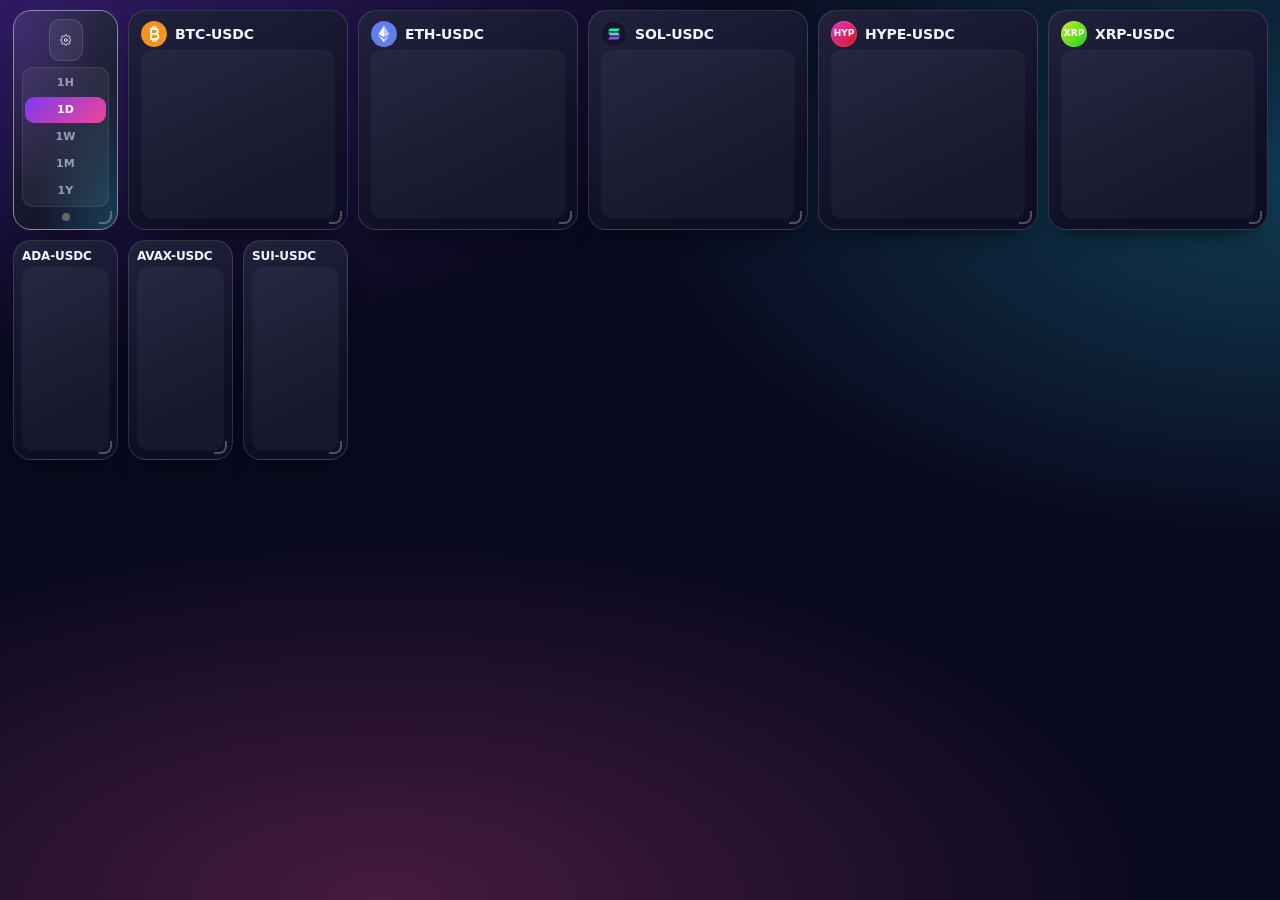
<file: index.html>
<!doctype html>
<html lang="en">
<head>
<meta charset="utf-8">
<meta name="viewport" content="width=device-width,initial-scale=1,viewport-fit=cover">
<title>Crypto Inventario</title>
<meta name="theme-color" content="#0a0a1f">
<meta name="mobile-web-app-capable" content="yes">
<meta name="apple-mobile-web-app-capable" content="yes">
<meta name="apple-mobile-web-app-title" content="Inventario">
<meta name="apple-mobile-web-app-status-bar-style" content="black-translucent">
<link rel="manifest" href="./manifest.webmanifest">
<link rel="icon" type="image/png" href="./icon-192.png">
<link rel="apple-touch-icon" href="./icon-180.png">
  <script type="module" crossorigin src="./assets/index-D09LxwaG.js"></script>
  <link rel="stylesheet" crossorigin href="./assets/index-CcBHczKm.css">
</head>
<body>
<main id="list">
<div id="ctl" class="card blk ctl"><h1>Crypto Inventario</h1><div id="ck"><b></b><small></small></div><p id="status"><i id="dot"></i><span id="time">Connecting…</span></p><span id="sum"></span><div id="tfs" class="tfs" role="group" aria-label="Time range"></div><div class="acts"><button id="gear" class="ib" aria-label="Edit pairs" title="Edit pairs"><svg viewBox="0 0 24 24" width="22" height="22" fill="none" stroke="currentColor" stroke-width="1.8" stroke-linecap="round" stroke-linejoin="round"><circle cx="12" cy="12" r="3"/><path d="M19.4 15a1.7 1.7 0 0 0 .3 1.8l.1.1a2 2 0 1 1-2.8 2.8l-.1-.1a1.7 1.7 0 0 0-1.8-.3 1.7 1.7 0 0 0-1 1.5V21a2 2 0 1 1-4 0v-.1a1.7 1.7 0 0 0-1.1-1.5 1.7 1.7 0 0 0-1.8.3l-.1.1a2 2 0 1 1-2.8-2.8l.1-.1a1.7 1.7 0 0 0 .3-1.8 1.7 1.7 0 0 0-1.5-1H3a2 2 0 1 1 0-4h.1a1.7 1.7 0 0 0 1.5-1.1 1.7 1.7 0 0 0-.3-1.8l-.1-.1a2 2 0 1 1 2.8-2.8l.1.1a1.7 1.7 0 0 0 1.8.3H9a1.7 1.7 0 0 0 1-1.5V3a2 2 0 1 1 4 0v.1a1.7 1.7 0 0 0 1 1.5 1.7 1.7 0 0 0 1.8-.3l.1-.1a2 2 0 1 1 2.8 2.8l-.1.1a1.7 1.7 0 0 0-.3 1.8V9a1.7 1.7 0 0 0 1.5 1H21a2 2 0 1 1 0 4h-.1a1.7 1.7 0 0 0-1.5 1z"/></svg></button></div><i class="rz"></i></div>
</main>
<p id="err" hidden></p>
<dialog id="cfg">
  <div class="zh"><h2>Settings</h2><div class="zb"><button id="lk" class="qm" aria-label="Lock the layout"></button><button id="qm" class="qm" aria-label="Help">?</button></div></div>
    <section class="sec"><h3>Base currency</h3>
  <div class="bk"><select id="ccy" aria-label="Base currency"></select></div>
  <form id="ccyf" class="add" autocomplete="off"><input id="ccyin" placeholder="custom: {SGD}1/coinbase:XSGD  ({SGD} alone removes)" autocapitalize="off" autocorrect="off" spellcheck="false" enterkeyhint="done"><button type="submit">Add</button></form><p id="ccyerr" class="aerr" hidden></p>
  </section>
  <details id="pd" class="sec"><summary><h3>Pairs <small id="pn"></small></h3></summary>
<ul id="plist"></ul>
  <form id="addf" class="add" autocomplete="off"><input id="add" list="known" enterkeyhint="done" placeholder="{name}formula, e.g. {bn SOL}binance:SOL (empty = spacer)" autocapitalize="off" autocorrect="off" autocomplete="off" spellcheck="false"><button id="addbtn" type="submit">Add</button></form>
  <datalist id="known"></datalist>
  <p id="aerr" class="aerr" hidden></p>
  <details class="help"><summary>Syntax &amp; tips</summary><pre>SOL                  Hyperliquid perp (USDC)
hyperliquid|spot:BTC  source|type:ticker  (: or | both work)
binance|perp:SOL     Binance futures
xyz:GOLD             HL builder market
binance:SOL          Binance (USDC, else USDT)
coinbase:SOL-USDT    force a quote
{bn SOL}binance:SOL  rename: name in { }
{SOL:icon=URL}SOL     custom icon: URL, base64:…, or an emoji
https://example.com  web page / video block
https://site/rss.xml  news feed reader (click a headline)
<b>hi</b>  raw HTML
[clock]  widget: clock calculator calendar eye
(leave empty + Add)  invisible spacer block
BTC/SOL   1/SOL      formulas: + - * / ( )
{Sol bps}(binance:SOL/coinbase:SOL-1)*10000</pre><p class="hint">Any symbol can be used in a formula, even if it isn't listed (fetched as a hidden feed). Drag a block's bottom-right corner to resize it (1–4 tiles); hover a block for ✕ to close it; right-click empty space to add one. Tap any price block for a zoomed chart with its own time range; tap that chart to open the exchange page (plain entries only). Tap <b>?</b> above for the full guide. Use ✎ to edit or rename an entry. Saved on this device.</p></details>
  </details>
  <section class="sec"><h3>Backup &amp; config</h3>
  <div class="bk"><span>Backup</span><button id="bx" class="ghost">Export</button><button id="bc" class="ghost">Copy</button><button id="bi" class="ghost">Import</button><button id="bp" class="ghost">Paste</button><button id="bj" class="ghost">Config</button><input id="bf" type="file" accept="application/json,.json" hidden></div>
  <p id="bmsg" class="hint" hidden></p>
  </section>
  <div class="row"><button id="reset" class="ghost">Reset to defaults</button><button id="done">Done</button></div>
</dialog>
<dialog id="zoom">
  <div class="zh">
    <div class="zt"><span id="zi" class="zic"></span><h2 id="zt"></h2><span id="zsrc" class="src" hidden></span><small id="ze"></small></div>
    <div class="zb"><a id="zo" target="_blank" rel="noopener noreferrer" hidden>Open ↗</a><button id="zed" class="xb" aria-label="Edit this block" title="Edit this block"><svg viewBox="0 0 24 24" width="15" height="15" fill="none" stroke="currentColor" stroke-width="2.2" stroke-linecap="round" stroke-linejoin="round"><path d="M4 20h4L19 9l-4-4L4 16z"/><path d="M13.5 6.5l4 4"/></svg></button><button id="zx" class="xb" aria-label="Close"><svg viewBox="0 0 24 24" width="16" height="16" fill="none" stroke="currentColor" stroke-width="2.4" stroke-linecap="round"><path d="M6 6l12 12M18 6L6 18"/></svg></button></div>
  </div>
  <div class="zv"><b id="zp"></b><em id="zc" class="pill"></em><div id="ztfs" class="tfs" role="group" aria-label="Chart range"></div></div>
  <div id="zstats" class="zstats"></div>
  <form id="zf" class="add" autocomplete="off" hidden><input id="zin" placeholder="{name}formula, e.g. {bn SOL}binance:SOL" autocapitalize="off" autocorrect="off" spellcheck="false" enterkeyhint="done"><button type="submit">Save</button></form><p id="zerr" class="aerr" hidden></p>
  <div id="zw" class="zw"><div id="zopt" class="zo"></div><svg id="zs" viewBox="0 0 320 240"></svg><div id="ztip" hidden></div></div>
  <p class="hint" id="zn"></p>
</dialog>
<dialog id="help">
  <div class="zh"><h2 class="hh"><span>Crypto Inventario</span><small>Help</small></h2><button id="hx" class="xb" aria-label="Close"><svg viewBox="0 0 24 24" width="16" height="16" fill="none" stroke="currentColor" stroke-width="2.4" stroke-linecap="round"><path d="M6 6l12 12M18 6L6 18"/></svg></button></div>
  <div id="hb" class="helpbody"></div>
  <p class="by"><a href="mailto:cryptoinventario@gmail.com?subject=Crypto%20Inventario%20feedback">— by Crypto Inventario &lt;cryptoinventario@gmail.com&gt;</a><a class="xl" href="https://x.com/CryptoInventari" target="_blank" rel="noopener noreferrer" aria-label="Crypto Inventario on X"><svg viewBox="0 0 24 24" width="13" height="13" fill="currentColor"><path d="M18.244 2.25h3.308l-7.227 8.26 8.502 11.24H16.17l-5.214-6.817L4.99 21.75H1.68l7.73-8.835L1.254 2.25H8.08l4.713 6.231zm-1.161 17.52h1.833L7.084 4.126H5.117z"/></svg>@CryptoInventari</a></p>
</dialog>
<dialog id="cj">
  <div class="zh"><h2>Config JSON</h2><button id="cjx" class="xb" aria-label="Close"><svg viewBox="0 0 24 24" width="16" height="16" fill="none" stroke="currentColor" stroke-width="2.4" stroke-linecap="round"><path d="M6 6l12 12M18 6L6 18"/></svg></button></div>
  <p class="hint">Your overrides, merged on top of the built-in config and config.json. Add exchanges or change settings with no rebuild. Tap <b>?</b> in Settings for the format and examples.</p>
  <textarea id="cjt" spellcheck="false" autocapitalize="off" autocorrect="off" autocomplete="off"></textarea>
  <div class="row"><button id="cjd" class="ghost">Load full config</button><button id="cjr" class="ghost">Clear overrides</button><button id="cjs">Save &amp; apply</button></div>
  <form class="add" onsubmit="return false"><input id="cjq" placeholder="Test symbol, e.g. bybit:SOL" autocapitalize="off" autocorrect="off" autocomplete="off" spellcheck="false"><button id="cjtest" type="button">Test</button></form>
  <pre id="cjm" class="cjm"></pre>
</dialog>
</body>
</html>
</file>
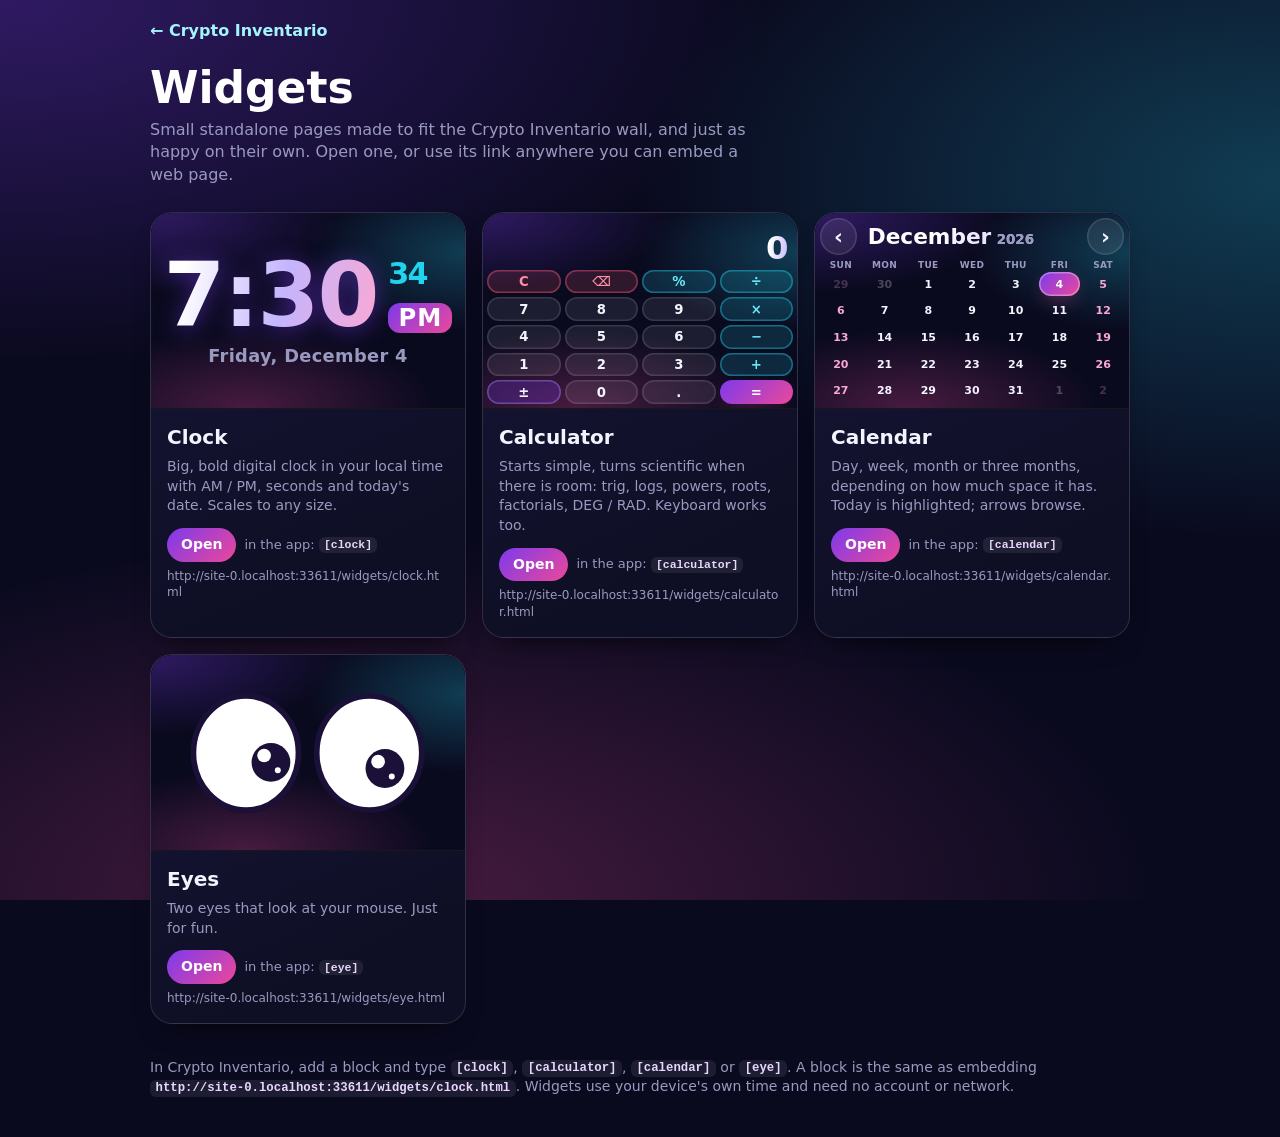
<file: widgets/index.html>
<!doctype html>
<html lang="en"><head><meta charset="utf-8"><meta name="viewport" content="width=device-width,initial-scale=1,viewport-fit=cover"><meta name="color-scheme" content="dark"><title>Widgets · Crypto Inventario</title>
<script>if(!/\/$|\.html$/.test(location.pathname))document.write('<base href="'+location.pathname+'/">')</script>
<style>
:root{--a1:#7c3aed;--a2:#ec4899;--a3:#22d3ee;--bg:#0a0a1f;--tx:#f4f4ff;--mu:#9a9ac0}
*{box-sizing:border-box;margin:0}
html{background:var(--bg)}
body{min-height:100dvh;color:var(--tx);font:16px/1.4 ui-rounded,"SF Pro Rounded",system-ui,-apple-system,"Segoe UI",Roboto,sans-serif;padding:max(20px,env(safe-area-inset-top)) 20px 40px;
 background:radial-gradient(60% 40% at 0% 0%,color-mix(in srgb,var(--a1) 33%,transparent),transparent),radial-gradient(50% 40% at 100% 20%,color-mix(in srgb,var(--a3) 25%,transparent),transparent),radial-gradient(60% 40% at 30% 100%,color-mix(in srgb,var(--a2) 27%,transparent),transparent),var(--bg);background-attachment:fixed}
main{max-width:980px;margin:0 auto}
h1{font-size:clamp(28px,6vw,44px);font-weight:900;line-height:1.1;margin:18px 0 6px;background:linear-gradient(100deg,#fff 30%,#c4b5fd 70%,#f9a8d4);-webkit-background-clip:text;background-clip:text;color:transparent}
.sub{color:var(--mu);max-width:60ch}
.sub a,.back{color:#a5f3fc;text-decoration:none;font-weight:700}
.back{display:inline-block;margin-bottom:4px}
code{font:600 .88em ui-monospace,SFMono-Regular,Menlo,monospace;background:#ffffff14;padding:.12em .45em;border-radius:6px;color:#e9d5ff}
.grid{display:grid;grid-template-columns:repeat(auto-fill,minmax(260px,1fr));gap:16px;margin-top:26px}
.c{display:flex;flex-direction:column;border-radius:22px;border:1.5px solid #ffffff22;background:linear-gradient(155deg,#17173a,#0e0e24 80%);box-shadow:0 14px 30px -18px #000;overflow:hidden}
.pv{position:relative;aspect-ratio:16/10;background:#000;border-bottom:1.5px solid #ffffff18}
.pv iframe{position:absolute;inset:0;width:100%;height:100%;border:0;pointer-events:none}
.pv a{position:absolute;inset:0;z-index:1}
.in{padding:14px 16px 16px;display:flex;flex-direction:column;gap:6px}
.in h2{font-size:20px;font-weight:900}
.in p{color:var(--mu);font-size:14px}
.row{display:flex;flex-wrap:wrap;gap:8px;align-items:center;margin-top:6px;font-size:13px;color:var(--mu)}
.btn{display:inline-block;padding:7px 14px;border-radius:999px;background:linear-gradient(135deg,var(--a1),var(--a2));color:#fff;text-decoration:none;font-weight:800;font-size:14px}
.u{word-break:break-all;font-size:12px;color:var(--mu)}
footer{margin-top:34px;color:var(--mu);font-size:14px}
</style></head>
<body><main>
<a class="back" href="../">← Crypto Inventario</a>
<h1>Widgets</h1>
<p class="sub">Small standalone pages made to fit the Crypto Inventario wall, and just as happy on their own. Open one, or use its link anywhere you can embed a web page.</p>
<div class="grid" id="g"></div>
<footer>In Crypto Inventario, add a block and type <code>[clock]</code>, <code>[calculator]</code>, <code>[calendar]</code> or <code>[eye]</code>. A block is the same as embedding <code class="h">https://host/widgets/clock.html</code>. Widgets use your device's own time and need no account or network.</footer>
</main>
<script>
const W=[['clock','Clock','Big, bold digital clock in your local time with AM / PM, seconds and today\'s date. Scales to any size.'],
['calculator','Calculator','Starts simple, turns scientific when there is room: trig, logs, powers, roots, factorials, DEG / RAD. Keyboard works too.'],
['calendar','Calendar','Day, week, month or three months, depending on how much space it has. Today is highlighted; arrows browse.'],
['eye','Eyes','Two eyes that look at your mouse. Just for fun.']];
const base=new URL('.',location.href).href,g=document.getElementById('g');
g.innerHTML=W.map(([k,n,d])=>`<div class="c"><div class="pv"><iframe src="${k}.html" loading="lazy" tabindex="-1" title="${n}"></iframe><a href="${k}.html" aria-label="Open ${n}"></a></div><div class="in"><h2>${n}</h2><p>${d}</p><div class="row"><a class="btn" href="${k}.html">Open</a><span>in the app: <code>[${k}]</code></span></div><div class="u">${base}${k}.html</div></div></div>`).join('');
document.querySelector('.h').textContent=base+'clock.html';
</script></body></html>
</file>
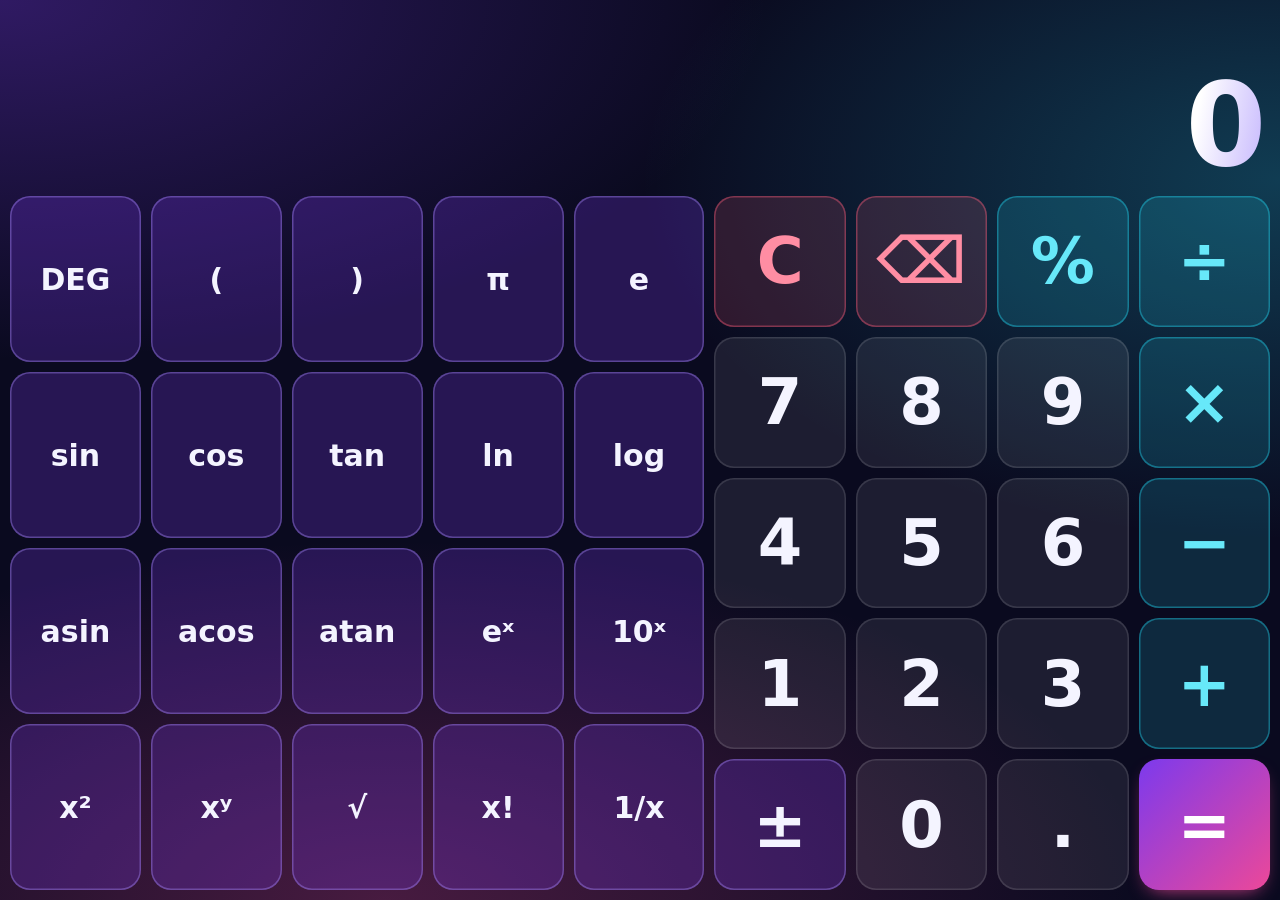
<file: widgets/calculator.html>
<!doctype html>
<html lang="en"><head><meta charset="utf-8"><meta name="viewport" content="width=device-width,initial-scale=1,viewport-fit=cover"><meta name="color-scheme" content="dark"><title>Calculator · Crypto Inventario</title>
<style>
:root{--a1:#7c3aed;--a2:#ec4899;--a3:#22d3ee;--bg:#0a0a1f;--tx:#f4f4ff;--mu:#9a9ac0}
*{box-sizing:border-box;margin:0;-webkit-tap-highlight-color:transparent}
html,body{height:100%;overflow:hidden}
body{color:var(--tx);font:800 16px ui-rounded,"SF Pro Rounded",system-ui,-apple-system,"Segoe UI",Roboto,sans-serif;-webkit-user-select:none;user-select:none;
 background:radial-gradient(60% 40% at 0% 0%,color-mix(in srgb,var(--a1) 33%,transparent),transparent),radial-gradient(50% 40% at 100% 20%,color-mix(in srgb,var(--a3) 25%,transparent),transparent),radial-gradient(60% 40% at 30% 100%,color-mix(in srgb,var(--a2) 27%,transparent),transparent),var(--bg)}
#app{height:100%;display:grid;grid-template-rows:minmax(0,var(--dh,22%)) minmax(0,1fr);gap:var(--g,8px);padding:var(--g,8px)}
#dp{display:flex;flex-direction:column;justify-content:flex-end;align-items:flex-end;min-height:0;padding:0 .3em;overflow:hidden;text-align:right}
#ex{display:flex;justify-content:flex-end;color:var(--mu);font-weight:700;white-space:nowrap;overflow:hidden;width:100%;font-size:var(--ef,18px);min-height:1.2em;line-height:1.2}#ex span{flex:none}
#rs{font-weight:900;line-height:1.05;white-space:nowrap;font-variant-numeric:tabular-nums;letter-spacing:-.01em;background:linear-gradient(100deg,#fff 20%,#c4b5fd);-webkit-background-clip:text;background-clip:text;color:transparent}
#rs.err{background:none;color:#ff5c7c}
#pad{display:grid;gap:var(--g,8px);min-height:0;grid-template-columns:1fr}
#sci,#bas{display:grid;gap:var(--g,8px);min-height:0}
#sci{grid-template-columns:repeat(5,1fr);display:none}
#bas{grid-template-columns:repeat(4,1fr)}
body[data-m=sci] #sci{display:grid}
body[data-m=sci] #pad{grid-template-columns:var(--sw,1fr) 1fr}
body[data-m=sci][data-s=tall] #pad{grid-template-columns:1fr;grid-template-rows:var(--sr,2fr) 5fr}
button{font:inherit;color:inherit;border:0;border-radius:var(--rd,16px);min-width:0;min-height:0;cursor:pointer;display:grid;place-items:center;padding:0;background:#ffffff14;box-shadow:inset 0 0 0 1.5px #ffffff1f;transition:transform .08s,background .15s;font-size:var(--bf,22px)}
button:hover{background:#ffffff22}
button:active{transform:scale(.94);background:#ffffff33}
button.f{background:#7c3aed40;box-shadow:inset 0 0 0 1.5px #a78bfa66}
button.o{background:#22d3ee26;box-shadow:inset 0 0 0 1.5px #22d3ee66;color:#67e8f9}
button.c{background:#ff5c7c26;box-shadow:inset 0 0 0 1.5px #ff5c7c66;color:#ff8da3}
button.eq{background:linear-gradient(135deg,var(--a1),var(--a2));box-shadow:0 8px 20px -10px var(--a2);color:#fff}
button.on{background:linear-gradient(135deg,var(--a1),var(--a2));color:#fff}
#sci button{font-size:var(--sf,16px)}
</style></head>
<body data-m="simple">
<div id="app">
 <div id="dp"><div id="ex"></div><div id="rs">0</div></div>
 <div id="pad">
  <div id="sci"></div>
  <div id="bas"></div>
 </div>
</div>
<script>
const SCI=[['DEG','deg','f'],['(','(','f'],[')',')','f'],['π','π','f'],['e','e','f'],
 ['sin','sin(','f'],['cos','cos(','f'],['tan','tan(','f'],['ln','ln(','f'],['log','log(','f'],
 ['asin','asin(','f'],['acos','acos(','f'],['atan','atan(','f'],['eˣ','e^','f'],['10ˣ','10^','f'],
 ['x²','^2','f'],['xʸ','^','f'],['√','√(','f'],['x!','!','f'],['1/x','1/(','f']];
const BAS=[['C','clr','c'],['⌫','bs','c'],['%','%','o'],['÷','/','o'],
 ['7','7'],['8','8'],['9','9'],['×','*','o'],
 ['4','4'],['5','5'],['6','6'],['−','-','o'],
 ['1','1'],['2','2'],['3','3'],['+','+','o'],
 ['±','neg','f'],['0','0'],['.','.'],['=','eq','eq']];
let ex='',res='',hist='',deg=true,done=false;
const $=i=>document.getElementById(i),body=document.body;
function mk(box,list){list.forEach(([l,v,c])=>{const b=document.createElement('button');b.textContent=l;b.dataset.v=v;if(c)b.className=c;if(v==='deg')b.id='deg';box.append(b)})}
mk($('sci'),SCI);mk($('bas'),BAS);
/* --- a small safe expression parser (no eval) --- */
const FN={sin:x=>Math.sin(deg?x*Math.PI/180:x),cos:x=>Math.cos(deg?x*Math.PI/180:x),tan:x=>Math.tan(deg?x*Math.PI/180:x),
 asin:x=>{const r=Math.asin(x);return deg?r*180/Math.PI:r},acos:x=>{const r=Math.acos(x);return deg?r*180/Math.PI:r},atan:x=>{const r=Math.atan(x);return deg?r*180/Math.PI:r},
 ln:Math.log,log:Math.log10,'√':Math.sqrt};
function fact(n){if(n<0||n!==Math.floor(n)||n>170)return NaN;let r=1;for(let i=2;i<=n;i++)r*=i;return r}
function calc(src){
  const s=src.replace(/\s+/g,'')+')'.repeat(Math.max(0,(src.match(/\(/g)||[]).length-(src.match(/\)/g)||[]).length));
  let i=0;
  const peek=()=>s[i],eat=c=>s[i]===c?(i++,true):false;
  const startsPrimary=()=>/[0-9.πe(√a-z]/.test(s[i]||'');
  function expr(){let a=term();for(;;){if(eat('+'))a+=term();else if(eat('-'))a-=term();else return a}}
  function term(){let a=unary();for(;;){if(eat('*'))a*=unary();else if(eat('/'))a/=unary();else if(startsPrimary())a*=unary();else return a}}
  function unary(){if(eat('-'))return -unary();if(eat('+'))return unary();return pow()}
  function pow(){let a=post();if(eat('^'))return Math.pow(a,unary());return a}
  function post(){let a=prim();for(;;){if(eat('!'))a=fact(a);else if(eat('%'))a/=100;else return a}}
  function prim(){
    if(eat('(')){const v=expr();eat(')');return v}
    if(eat('π'))return Math.PI;
    if(eat('√')){return Math.sqrt(prim())}
    let m=s.slice(i).match(/^(\d+\.?\d*|\.\d+)(e[+-]?\d+)?/);
    if(m&&!/^\d+\.?\d*e(?![+-]?\d)/.test(m[0]+'x')){i+=m[0].length;return parseFloat(m[0])}
    m=s.slice(i).match(/^(asin|acos|atan|sin|cos|tan|ln|log)/);
    if(m){i+=m[0].length;return FN[m[0]](prim())}
    if(eat('e'))return Math.E;
    throw 0;
  }
  const v=expr();if(i<s.length)throw 0;return v;
}
function fmt(v){
  if(!isFinite(v))return 'Error';
  if(Object.is(v,-0))v=0;
  let r=+v.toPrecision(12);
  const a=Math.abs(r);
  if(a!==0&&(a>=1e15||a<1e-9))return r.toExponential(6).replace(/\.?0+e/,'e').replace('e+','e');
  return String(r);
}
function show(){
  $('ex').innerHTML='<span></span>';$('ex').firstChild.textContent=done?hist:ex;
  let r;
  if(done)r=res;
  else if(!ex)r='0';
  else{
    try{const v=calc(ex);r=/[+\-*/^!%(]/.test(ex.replace(/^-/,''))||/[a-zπ√]/.test(ex)?fmt(v):ex}catch{r=''}
    if(r==='Error')r='';
  }
  $('rs').className='';$('rs').textContent=r||(ex?ex.slice(-1):'0');
  fitRs();
}
function fitRs(){   // the result is as big as the display allows
  const rs=$('rs'),dp=$('dp'),h=dp.clientHeight,ef=Math.max(11,Math.min(h*.22,28));
  dp.style.setProperty('--ef',ef+'px');
  rs.style.fontSize=Math.max(16,Math.min(h*.66,120))+'px';
  const k=Math.min(1,dp.clientWidth*.96/Math.max(1,rs.scrollWidth));
  rs.style.fontSize=Math.max(12,parseFloat(rs.style.fontSize)*k)+'px';
}
function press(v){
  const last=ex.slice(-1),isOp=c=>/[+\-*/^]/.test(c);
  if(v==='deg'){deg=!deg;$('deg').textContent=deg?'DEG':'RAD';return}
  if(v==='clr'){ex='';res='';done=false;return show()}
  if(v==='bs'){if(done){done=false;ex=res}ex=ex.replace(/(asin|acos|atan|sin|cos|tan|ln|log)\($|.$/u,'');return show()}
  if(v==='neg'){if(done){ex=res;done=false}ex=ex.startsWith('-')?ex.slice(1):'-'+ex;return show()}
  if(v==='eq'){
    if(!ex||done)return;
    let r;try{r=fmt(calc(ex))}catch{r='Error'}
    if(r==='Error'){$('rs').className='err';$('rs').textContent='Error';fitRs();return}
    hist=ex+' =';res=r;done=true;return show();
  }
  if(done){   // after "=": a number starts fresh, an operator continues from the result
    done=false;ex=(isOp(v)||v==='%'||v==='!')?res:''}
  if(isOp(v)&&isOp(last)&&!(v==='-'&&/[*/^]/.test(last)))ex=ex.slice(0,-1);
  if(v==='.'){const seg=ex.split(/[^0-9.]/).pop();if(seg.includes('.'))return}
  if(/[+*/^]/.test(v)&&(ex===''||last==='('))return;
  ex+=v;show();
}
document.addEventListener('click',e=>{const b=e.target.closest('button');if(b)press(b.dataset.v)});
addEventListener('keydown',e=>{
  if(e.ctrlKey||e.metaKey||e.altKey)return;const k=e.key;
  if(/^[0-9.+\-*/^%!()]$/.test(k))press(k);else if(k==='Enter'||k==='=')press('eq');else if(k==='Backspace')press('bs');else if(k==='Escape')press('clr');else if(k==='p')press('π');else return;
  e.preventDefault()});
/* --- layout: the viewport decides simple / scientific, and how big everything is --- */
function layout(){
  const W=innerWidth,H=innerHeight,g=Math.max(4,Math.min(10,Math.round(Math.min(W,H)/46)));
  const sci=(W>=520&&H>=330)||(W>=340&&H>=640),tall=sci&&W<520;
  body.dataset.m=sci?'sci':'simple';body.dataset.s=tall?'tall':'wide';
  const st=document.documentElement.style,dh=H<260?.26:H<420?.22:.2;
  st.setProperty('--g',g+'px');st.setProperty('--rd',Math.max(8,Math.min(20,Math.min(W,H)/16))+'px');
  st.setProperty('--dh',dh*100+'%');st.setProperty('--sw','1.25fr');st.setProperty('--sr','2fr');
  const padH=H*(1-dh)-g*3,padW=W-g*2,sciW=sci&&!tall?padW*1.25/2.25:padW,basW=sci&&!tall?padW/2.25:padW;
  const bh=(tall?padH*5/7:padH)/5,bw=basW/4;
  st.setProperty('--bf',Math.max(13,Math.min(bh*.5,bw*.5,64))+'px');
  const sh=tall?padH*2/7/4:padH/4;
  st.setProperty('--sf',Math.max(11,Math.min(sh*.4,sciW/5*.3,30))+'px');
  fitRs();
}
addEventListener('resize',layout);layout();show();
</script>
</body></html>
</file>
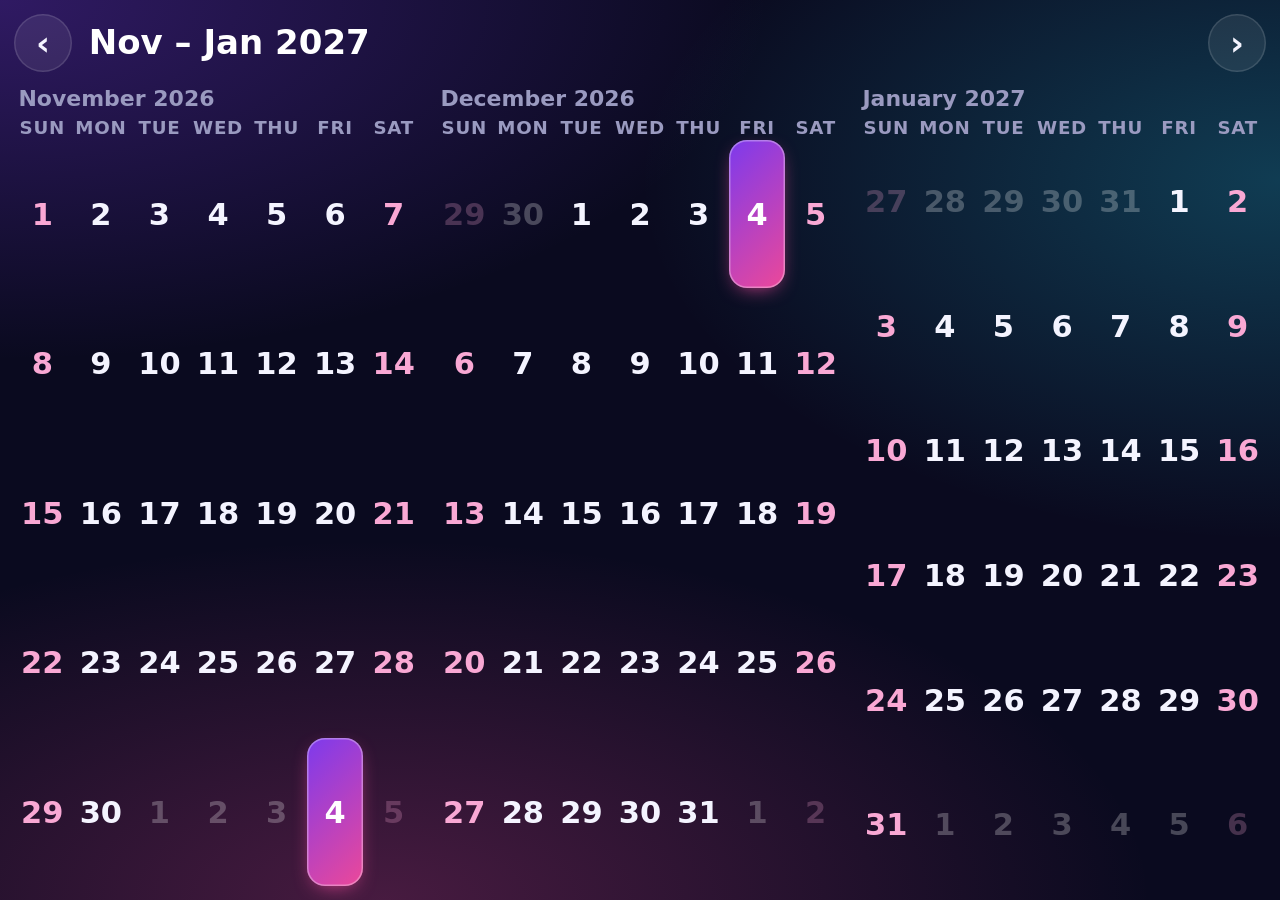
<file: widgets/calendar.html>
<!doctype html>
<html lang="en"><head><meta charset="utf-8"><meta name="viewport" content="width=device-width,initial-scale=1,viewport-fit=cover"><meta name="color-scheme" content="dark"><title>Calendar · Crypto Inventario</title>
<style>
:root{--a1:#7c3aed;--a2:#ec4899;--a3:#22d3ee;--bg:#0a0a1f;--tx:#f4f4ff;--mu:#9a9ac0}
*{box-sizing:border-box;margin:0;-webkit-tap-highlight-color:transparent}
html,body{height:100%;overflow:hidden}
body{color:var(--tx);font:800 16px ui-rounded,"SF Pro Rounded",system-ui,-apple-system,"Segoe UI",Roboto,sans-serif;-webkit-user-select:none;user-select:none;
 background:radial-gradient(60% 40% at 0% 0%,color-mix(in srgb,var(--a1) 33%,transparent),transparent),radial-gradient(50% 40% at 100% 20%,color-mix(in srgb,var(--a3) 25%,transparent),transparent),radial-gradient(60% 40% at 30% 100%,color-mix(in srgb,var(--a2) 27%,transparent),transparent),var(--bg)}
#app{height:100%;display:flex;flex-direction:column;padding:var(--p,8px);gap:var(--p,8px)}
#hd{display:flex;align-items:center;gap:.5em;font-size:var(--hf,20px);flex:none}
#ti{flex:1;font-weight:900;line-height:1.1;white-space:nowrap;overflow:hidden;text-overflow:ellipsis;cursor:pointer;background:linear-gradient(100deg,#fff 30%,#c4b5fd);-webkit-background-clip:text;background-clip:text;color:transparent}
#ti small{font-size:.62em;color:var(--mu);-webkit-text-fill-color:var(--mu);font-weight:800;margin-left:.4em}
#hd button{font:inherit;width:1.7em;height:1.7em;border-radius:50%;border:0;color:inherit;background:#ffffff14;box-shadow:inset 0 0 0 1.5px #ffffff1f;cursor:pointer;display:grid;place-items:center;line-height:1}
#hd #td[hidden]{display:none}
#hd button:hover{background:#ffffff26}
#hd #td{width:auto;border-radius:1em;padding:0 .8em;font-size:.7em;height:2.2em;background:linear-gradient(135deg,var(--a1),var(--a2));box-shadow:none;color:#fff}
#bd{flex:1;min-height:0;display:grid;gap:var(--p,8px)}
.mo{display:grid;grid-template-rows:auto 1fr;min-height:0;min-width:0}
.mt{font-size:var(--tf,16px);font-weight:900;color:var(--mu);padding:0 .2em .3em}
.g{display:grid;grid-template-columns:repeat(7,1fr);min-height:0;gap:2px}
.wd{display:grid;place-items:center;color:var(--mu);font-size:var(--wf,14px);font-weight:800;text-transform:uppercase;letter-spacing:.04em}
.d{display:grid;place-items:center;border-radius:var(--rd,12px);font-size:var(--df,22px);font-weight:800;min-width:0;min-height:0;font-variant-numeric:tabular-nums;position:relative}
.d.o{color:#ffffff40;font-weight:700}
.d.we{color:#f9a8d4}.d.o.we{color:#f9a8d440}
.d.t{background:linear-gradient(135deg,var(--a1),var(--a2));color:#fff;font-weight:900;box-shadow:0 6px 20px -8px var(--a2),inset 0 0 0 1.5px #ffffff55}
/* week: seven columns, or seven rows when narrow */
.wk{display:grid;grid-template-columns:repeat(7,1fr);gap:var(--p,8px);min-height:0}
.wk.v{grid-template-columns:1fr;grid-template-rows:repeat(7,1fr)}
.wc{display:flex;flex-direction:column;align-items:center;justify-content:center;gap:.1em;border-radius:var(--rd,14px);background:#ffffff0f;box-shadow:inset 0 0 0 1.5px #ffffff17;min-width:0;min-height:0;overflow:hidden}
.wk.v .wc{flex-direction:row;justify-content:flex-start;gap:.7em;padding:0 .8em}
.wc .n{font-size:var(--nf,36px);font-weight:900;line-height:1;font-variant-numeric:tabular-nums}
.wc .w{font-size:var(--wf,14px);color:var(--mu);text-transform:uppercase;letter-spacing:.05em}
.wc.we .w{color:#f9a8d4}
.wc.t{background:linear-gradient(135deg,var(--a1),var(--a2));box-shadow:0 6px 20px -8px var(--a2),inset 0 0 0 1.5px #ffffff55}
.wc.t .w{color:#ffffffd0}
/* day: one big date */
.dy{display:flex;flex-direction:column;align-items:center;justify-content:center;border-radius:var(--rd,18px);background:linear-gradient(155deg,#7c3aed55,#ec489933);box-shadow:inset 0 0 0 1.5px #ffffff2a;min-height:0;line-height:1}
.dy .w{font-size:var(--wf);text-transform:uppercase;letter-spacing:.08em;color:#fbcfe8}
.dy .n{font-size:var(--nf);font-weight:900;margin:.04em 0}
.dy .m{font-size:var(--mf);color:#ddd6fe}
body.m3 #bd{grid-template-columns:repeat(3,1fr)}
body.nohd #hd{display:none}
</style></head>
<body>
<div id="app"><div id="hd"><button id="pv" aria-label="Previous">‹</button><div id="ti"></div><button id="td" hidden>Today</button><button id="nx" aria-label="Next">›</button></div><div id="bd"></div></div>
<script>
const $=i=>document.getElementById(i),bd=$('bd'),root=document.documentElement.style;
const q=new URLSearchParams(location.search);
let fd=+q.get('start');   // ?start=0 (Sunday) … 6; otherwise the browser's own week start
if(!q.has('start')){try{const wi=new Intl.Locale(navigator.language).getWeekInfo?.()||new Intl.Locale(navigator.language).weekInfo;fd=wi?wi.firstDay%7:0}catch{fd=0}}
else if(q.get('start')==='mon')fd=1;
let off=0,mode='month',today=new Date();
const L=undefined,fmtD=(d,o)=>d.toLocaleDateString(L,o);
const sod=d=>new Date(d.getFullYear(),d.getMonth(),d.getDate());
const same=(a,b)=>a.getFullYear()===b.getFullYear()&&a.getMonth()===b.getMonth()&&a.getDate()===b.getDate();
const add=(d,n)=>new Date(d.getFullYear(),d.getMonth(),d.getDate()+n);
const names=(f)=>Array.from({length:7},(_,i)=>fmtD(new Date(2023,0,1+(i+fd)%7),{weekday:f}));
const wk0=d=>add(sod(d),-((d.getDay()-fd+7)%7));
function pick(W,H){   // the viewport decides the view
  if(W<190||H<130||(W<260&&H<190))return 'day';
  if(H<250&&W>=H*2.1)return 'week';
  if(W<250&&H>=W*1.5)return 'weekv';
  if(W>=900&&H>=440)return 'm3';
  return 'month';
}
function monthHtml(base,title){
  const first=new Date(base.getFullYear(),base.getMonth(),1),start=wk0(first),n=Math.ceil(((first-start)/864e5+new Date(base.getFullYear(),base.getMonth()+1,0).getDate())/7);
  let h='<div class="mo">'+(title?`<div class="mt">${fmtD(base,{month:'long',year:'numeric'})}</div>`:'<div></div>')+`<div class="g" style="grid-template-rows:auto repeat(${n},1fr)">`;
  names('short').forEach(x=>h+=`<div class="wd">${x.slice(0,3)}</div>`);
  for(let i=0;i<n*7;i++){const d=add(start,i),c=['d'];if(d.getMonth()!==base.getMonth())c.push('o');if(d.getDay()%6===0)c.push('we');if(same(d,today))c.push('t');h+=`<div class="${c.join(' ')}">${d.getDate()}</div>`}
  return h+'</div></div>';
}
function render(){
  today=new Date();
  const W=innerWidth,H=innerHeight,m=pick(W,H);mode=m;
  document.body.className=(m==='m3'?'m3 ':'')+(m==='day'?'nohd':'');
  const p=Math.max(4,Math.min(14,Math.round(Math.min(W,H)/40)));
  root.setProperty('--p',p+'px');root.setProperty('--rd',Math.max(8,Math.min(18,Math.min(W,H)/12))+'px');
  const hf=Math.max(14,Math.min(34,Math.min(W/11,H/9)));root.setProperty('--hf',hf+'px');
  const bodyH=H-p*2-hf*2-(m==='day'?0:p);
  let html='',title='';
  if(m==='day'){
    const nf=Math.min(W*.55,H*.5);root.setProperty('--nf',nf+'px');root.setProperty('--wf',Math.max(11,Math.min(W/9,H/9,nf*.3))+'px');root.setProperty('--mf',Math.max(11,Math.min(W/10,H/10,nf*.26))+'px');
    html=`<div class="dy"><div class="w">${fmtD(today,{weekday:'long'})}</div><div class="n">${today.getDate()}</div><div class="m">${fmtD(today,{month:'long',year:'numeric'})}</div></div>`;bd.style.gridTemplateRows='1fr';
  }else if(m==='week'||m==='weekv'){
    const s=add(wk0(today),off*7),e=add(s,6);
    title=fmtD(s,{month:'short',day:'numeric'})+' – '+fmtD(e,{month:'short',day:'numeric'})+`<small>${e.getFullYear()}</small>`;
    const v=m==='weekv',cw=v?W:W/7,ch=v?bodyH/7:bodyH;
    root.setProperty('--nf',Math.max(14,Math.min(v?ch*.62:cw*.5,v?cw*.2:ch*.5,90))+'px');root.setProperty('--wf',Math.max(10,Math.min(v?ch*.3:cw*.2,v?cw*.1:ch*.16,26))+'px');
    html=`<div class="wk${v?' v':''}">`+Array.from({length:7},(_,i)=>{const d=add(s,i),c=['wc'];if(d.getDay()%6===0)c.push('we');if(same(d,today))c.push('t');return `<div class="${c.join(' ')}"><span class="${v?'':'w'}" ${v?'style="display:none"':''}>${fmtD(d,{weekday:'short'})}</span>${v?`<span class="n">${d.getDate()}</span><span class="w">${fmtD(d,{weekday:'long'})}</span>`:`<span class="n">${d.getDate()}</span>`}</div>`}).join('')+'</div>';
    bd.style.gridTemplateRows='1fr';
  }else{
    const base=new Date(today.getFullYear(),today.getMonth()+off,1),cols=m==='m3'?3:1,cw=W/cols,rows=6;
    title=fmtD(base,{month:'long'})+`<small>${base.getFullYear()}</small>`;
    if(m==='m3')title=fmtD(add(base,-1)&&new Date(base.getFullYear(),base.getMonth()-1,1),{month:'short'})+' – '+fmtD(new Date(base.getFullYear(),base.getMonth()+1,1),{month:'short',year:'numeric'});
    const ch=(bodyH-(m==='m3'?hf:0))/(rows+1);
    root.setProperty('--df',Math.max(11,Math.min(cw/7*.5,ch*.5,60))+'px');root.setProperty('--wf',Math.max(9,Math.min(cw/7*.3,ch*.36,20))+'px');root.setProperty('--tf',Math.max(12,Math.min(hf*.7,22))+'px');
    html=m==='m3'?[-1,0,1].map(k=>monthHtml(new Date(base.getFullYear(),base.getMonth()+k,1),true)).join(''):monthHtml(base,false);
    bd.style.gridTemplateRows='1fr';
  }
  $('ti').innerHTML=title;$('td').hidden=!off;bd.innerHTML=html;
}
$('pv').onclick=()=>{off--;render()};$('nx').onclick=()=>{off++;render()};$('td').onclick=$('ti').onclick=()=>{off=0;render()};
addEventListener('resize',render);addEventListener('keydown',e=>{if(e.key==='ArrowLeft'){off--;render()}else if(e.key==='ArrowRight'){off++;render()}else if(e.key==='Home'){off=0;render()}});
let dd=today.getDate();setInterval(()=>{const n=new Date();if(n.getDate()!==dd){dd=n.getDate();render()}},30000);
render();
</script>
</body></html>
</file>
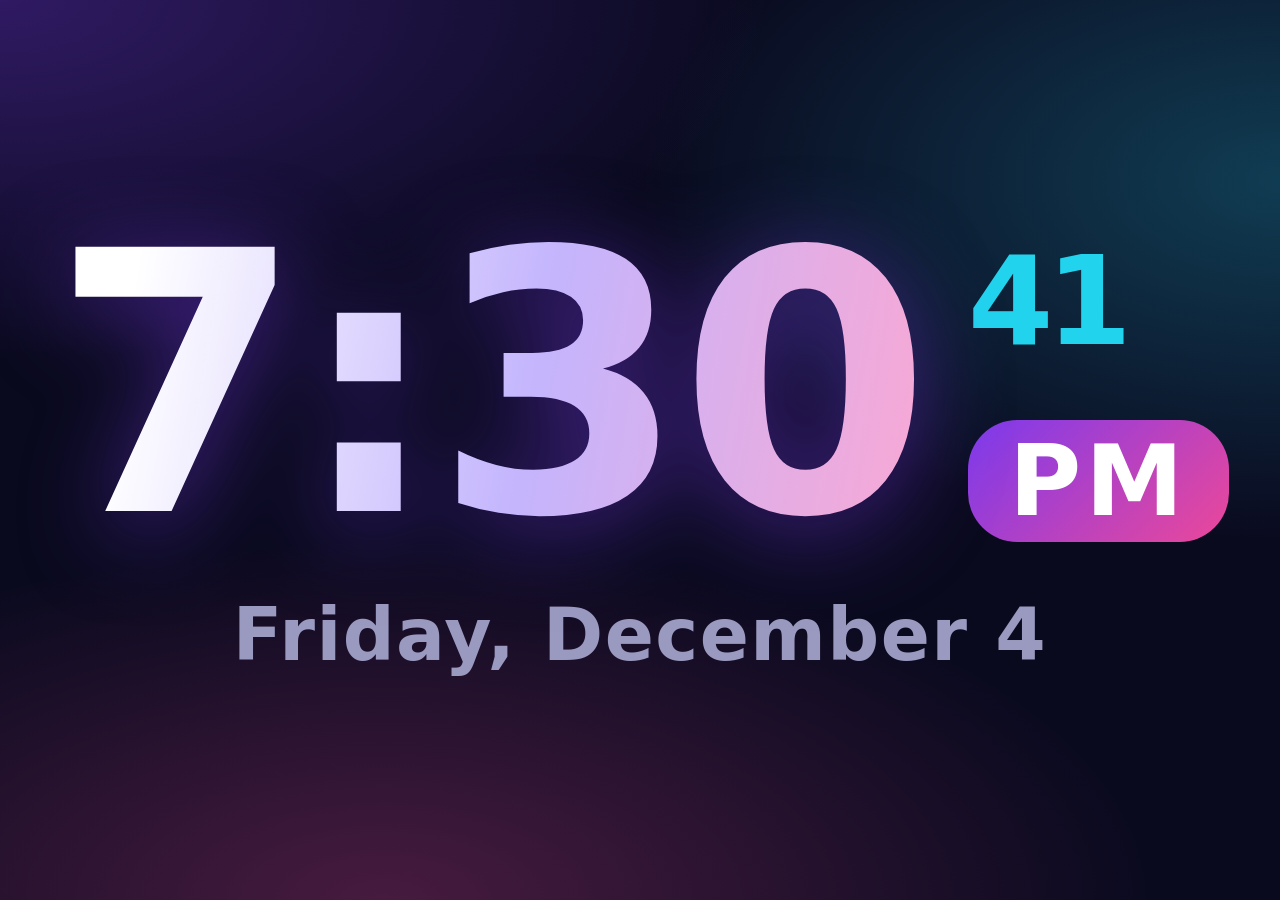
<file: widgets/clock.html>
<!doctype html>
<html lang="en"><head><meta charset="utf-8"><meta name="viewport" content="width=device-width,initial-scale=1,viewport-fit=cover"><meta name="color-scheme" content="dark"><title>Clock · Crypto Inventario</title>
<style>
:root{--a1:#7c3aed;--a2:#ec4899;--a3:#22d3ee;--bg:#0a0a1f;--tx:#f4f4ff;--mu:#9a9ac0}
*{box-sizing:border-box;margin:0}
html,body{height:100%;overflow:hidden}
body{display:grid;place-items:center;color:var(--tx);font:800 16px ui-rounded,"SF Pro Rounded",system-ui,-apple-system,"Segoe UI",Roboto,sans-serif;-webkit-user-select:none;user-select:none;
 background:radial-gradient(60% 40% at 0% 0%,color-mix(in srgb,var(--a1) 33%,transparent),transparent),radial-gradient(50% 40% at 100% 20%,color-mix(in srgb,var(--a3) 25%,transparent),transparent),radial-gradient(60% 40% at 30% 100%,color-mix(in srgb,var(--a2) 27%,transparent),transparent),var(--bg)}
#w{width:100%;height:100%;display:grid;place-content:center;justify-items:center;gap:.12em;padding:4%;white-space:nowrap}
#t{display:flex;align-items:flex-end;gap:.12em;line-height:.9;font-variant-numeric:tabular-nums;letter-spacing:-.02em}
#hm{font-weight:900;background:linear-gradient(100deg,#fff 10%,#c4b5fd 55%,#f9a8d4);-webkit-background-clip:text;background-clip:text;color:transparent;filter:drop-shadow(0 .04em .12em #7c3aed80)}
#s{display:flex;flex-direction:column;justify-content:space-between;align-self:stretch;padding:.14em 0 .06em;font-size:.34em;line-height:1}
#ss{color:var(--a3);font-variant-numeric:tabular-nums}
#ap{font-size:.8em;padding:.12em .42em;border-radius:.5em;background:linear-gradient(135deg,var(--a1),var(--a2));color:#fff;letter-spacing:.04em}
#d{font-size:.2em;color:var(--mu);font-weight:700;letter-spacing:.02em}
.tiny #d{display:none}
#v{display:none;flex-direction:column;align-items:center;line-height:.86;font-variant-numeric:tabular-nums}
#v span{display:block}
#v .c{font-size:.5em;line-height:.6;margin:.04em 0 .1em;color:var(--a3)}
#v .s{font-size:.62em;color:var(--a3);line-height:1}
#v .p{font-size:.26em;margin-top:.3em;padding:.14em .5em;border-radius:.5em;background:linear-gradient(135deg,var(--a1),var(--a2));color:#fff;letter-spacing:.04em;line-height:1.1}
#v .h{font-weight:900;background:linear-gradient(180deg,#fff 10%,#c4b5fd 60%,#f9a8d4);-webkit-background-clip:text;background-clip:text;color:transparent;filter:drop-shadow(0 .04em .1em #7c3aed80)}
.vt #t,.vt #d{display:none}.vt #v{display:flex}
</style></head>
<body>
<div id="w"><div id="t"><span id="hm">--:--</span><span id="s"><b id="ss">--</b><b id="ap">--</b></span></div><div id="d"></div><div id="v"><span class="h" id="vh"></span><span class="c">:</span><span class="h" id="vm"></span><span class="s" id="vs"></span><span class="p" id="vp"></span></div></div>
<script>
const $=i=>document.getElementById(i),w=$('w'),t=$('t');
function tick(){
  const n=new Date(),h=n.getHours()%12||12,p=n=>String(n).padStart(2,'0');
  $('hm').textContent=h+':'+p(n.getMinutes());
  $('ss').textContent=p(n.getSeconds());
  $('ap').textContent=n.getHours()<12?'AM':'PM';
  $('vh').textContent=String(h).padStart(2,'0');$('vm').textContent=p(n.getMinutes());$('vs').textContent=p(n.getSeconds());$('vp').textContent=$('ap').textContent;
  $('d').textContent=n.toLocaleDateString(undefined,{weekday:'long',month:'long',day:'numeric'});
  document.title=h+':'+p(n.getMinutes())+' '+$('ap').textContent;
  fit();
  setTimeout(tick,1000-n.getMilliseconds()+5);
}
function fit(){   // biggest size that fits the box: wide = one line, tall = hh / : / mm / ss stacked
  const vt=innerHeight>innerWidth*1.15;
  w.classList.toggle('vt',vt);
  if(vt){
    w.style.fontSize='100px';
    const r=$('v').getBoundingClientRect(),k=Math.min(innerWidth*.9/r.width,innerHeight*.94/r.height);
    w.style.fontSize=Math.max(8,100*k)+'px';return;
  }
  const W=innerWidth*.92,tiny=innerHeight*.9<95||W<110,H=innerHeight*(tiny?.9:.8);
  w.classList.toggle('tiny',tiny);
  w.style.fontSize='100px';
  const r=t.getBoundingClientRect(),d=$('d').getBoundingClientRect();
  const k=Math.min(W/r.width,H/(r.height+(tiny?0:d.height)));
  w.style.fontSize=Math.max(8,100*k)+'px';
}
addEventListener('resize',fit);tick();
</script>
</body></html>
</file>
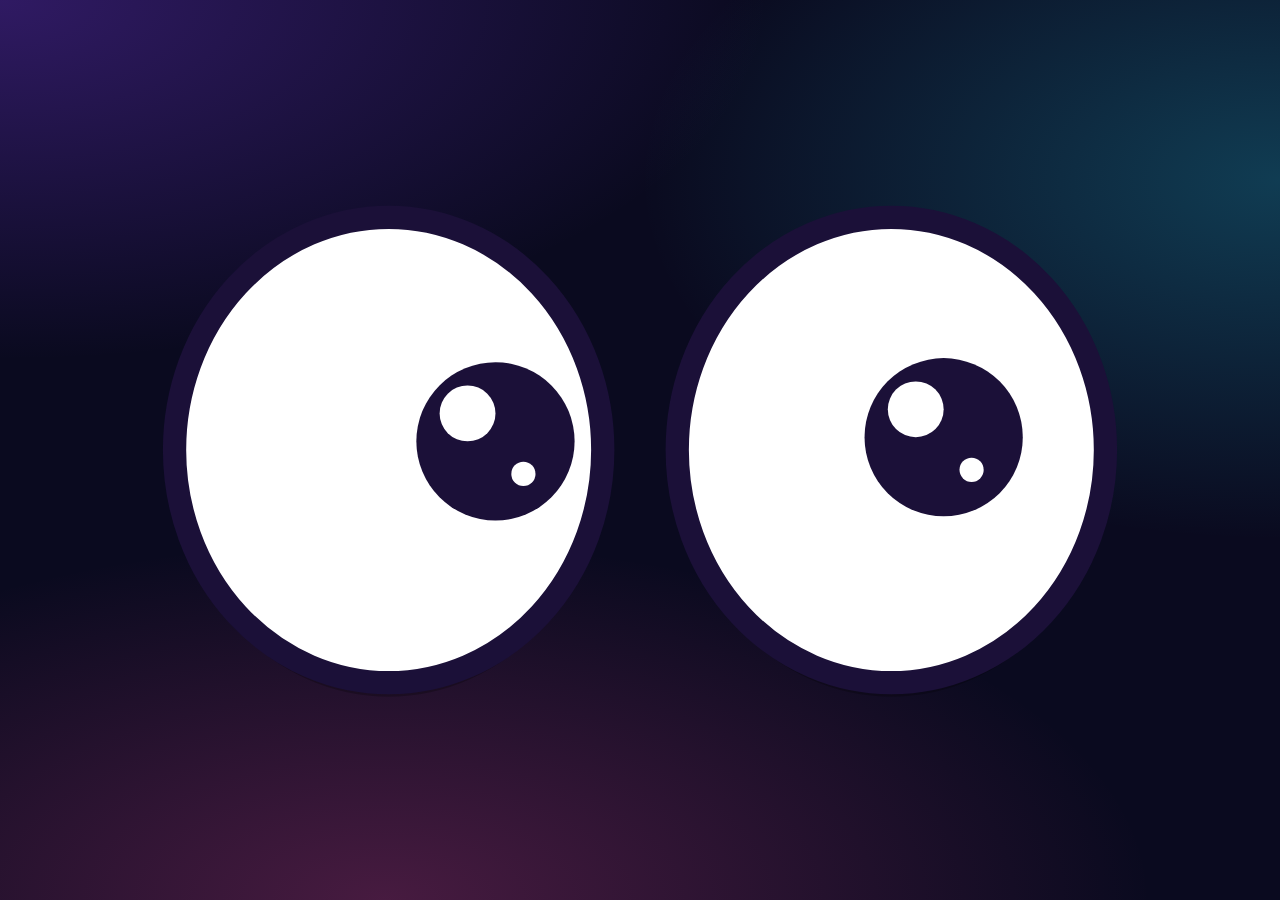
<file: widgets/eye.html>
<!doctype html>
<html lang="en"><head><meta charset="utf-8"><meta name="viewport" content="width=device-width,initial-scale=1,viewport-fit=cover"><meta name="color-scheme" content="dark"><title>Eyes · Crypto Inventario</title>
<style>
:root{--a1:#7c3aed;--a2:#ec4899;--a3:#22d3ee;--bg:#0a0a1f;--tx:#f4f4ff}
*{box-sizing:border-box;margin:0}
html,body{height:100%;overflow:hidden}
body{display:grid;place-items:center;-webkit-user-select:none;user-select:none;
 background:radial-gradient(60% 40% at 0% 0%,color-mix(in srgb,var(--a1) 33%,transparent),transparent),radial-gradient(50% 40% at 100% 20%,color-mix(in srgb,var(--a3) 25%,transparent),transparent),radial-gradient(60% 40% at 30% 100%,color-mix(in srgb,var(--a2) 27%,transparent),transparent),var(--bg)}
svg{width:80%;height:80%;overflow:visible;display:block}
.eye{transform-box:fill-box;transform-origin:center}
</style></head>
<body>
<svg id="s" viewBox="0 0 220 110" preserveAspectRatio="xMidYMid meet" aria-label="Two eyes following the mouse">
 <g id="eyes"></g>
</svg>
<script>
const NS='http://www.w3.org/2000/svg',RX=46,RY=50,IR=17,cy=55,eyes=[{cx:56},{cx:164}],INK='#1b1038';
const g=document.getElementById('eyes');
function el(n,a,p){const e=document.createElementNS(NS,n);for(const k in a)e.setAttribute(k,a[k]);(p||g).append(e);return e}
for(const e of eyes){   // flat cartoon eyes: thick outline, big black pupil, two sparkles
  const w=el('g',{class:'eye'});e.w=w;
  el('ellipse',{cx:e.cx,cy:cy+3,rx:RX,ry:RY,fill:'#000',opacity:.25},w);
  el('ellipse',{cx:e.cx,cy,rx:RX,ry:RY,fill:'#fff',stroke:INK,'stroke-width':5},w);
  e.p=el('g',{},w);
  el('circle',{cx:e.cx,cy,r:IR,fill:INK},e.p);
  el('circle',{cx:e.cx-6,cy:cy-6,r:6,fill:'#fff'},e.p);
  el('circle',{cx:e.cx+6,cy:cy+7,r:2.6,fill:'#fff'},e.p);
}
let tx=null,ty=null,seen=0,px=[0,0,0,0],blink=0,nextBlink=performance.now()+2500,idleT=0,ix=0,iy=0;
const svg=document.getElementById('s');
function point(cx,cy){   // pointer position in this page's own coordinates
  tx=cx;ty=cy;seen=performance.now()}
addEventListener('pointermove',e=>point(e.clientX,e.clientY));
addEventListener('pointerdown',e=>{point(e.clientX,e.clientY);nextBlink=performance.now()});
try{   // inside the dashboard the eyes also follow the mouse over the rest of the page
  if(parent!==window){
    const fr=frameElement,pd=parent.document;
    pd.addEventListener('pointermove',e=>{const r=fr.getBoundingClientRect();point(e.clientX-r.left,e.clientY-r.top)},{passive:true});
    addEventListener('pagehide',()=>{});
  }
}catch{}
function frame(t){
  const rect=svg.getBoundingClientRect(),k=Math.min(rect.width/220,rect.height/110),ox=rect.left+rect.width/2-110*k,oy=rect.top+rect.height/2-55*k;
  const idle=t-seen>4000||tx===null;
  if(idle&&t>idleT){idleT=t+1200+Math.random()*2200;ix=(Math.random()*2-1)*rect.width*.6;iy=(Math.random()*2-1)*rect.height*.5}   // nobody around: look about
  eyes.forEach((e,i)=>{
    const ex=ox+e.cx*k,ey=oy+cy*k;
    let dx=(idle?rect.left+rect.width/2+ix:tx)-ex,dy=(idle?rect.top+rect.height/2+iy:ty)-ey;
    const d=Math.hypot(dx,dy)||1,f=Math.min(1,d/(RY*k*2.2)),mx=dx/d*(RX-IR-6)*f,my=dy/d*(RY-IR-6)*f;
    px[i*2]+=(mx-px[i*2])*.22;px[i*2+1]+=(my-px[i*2+1])*.22;
    e.p.setAttribute('transform',`translate(${px[i*2].toFixed(2)} ${px[i*2+1].toFixed(2)})`);
  });
  if(t>nextBlink){blink=t;nextBlink=t+2500+Math.random()*4000}
  const b=t-blink,sy=b<160?1-Math.sin(b/160*Math.PI)*.92:1;
  eyes.forEach(e=>e.w.style.transform=`scaleY(${sy.toFixed(3)})`);
  requestAnimationFrame(frame);
}
requestAnimationFrame(frame);
</script>
</body></html>
</file>
<file: assets/index-CcBHczKm.css>
:root{--a1:#7c3aed;--a2:#ec4899;--a3:#22d3ee;--bg:#0a0a1f;--up:#2ee6a6;--dn:#ff5c7c;--tx:#f4f4ff;--mu:#9a9ac0;color-scheme:dark}*{box-sizing:border-box;margin:0;-webkit-tap-highlight-color:transparent}html{background:var(--bg)}body{min-height:100dvh;color:var(--tx);font:16px/1.3 ui-rounded,SF Pro Rounded,system-ui,-apple-system,Segoe UI,Roboto,sans-serif;padding:env(safe-area-inset-top) env(safe-area-inset-right) env(safe-area-inset-bottom) env(safe-area-inset-left);background:radial-gradient(60% 40% at 0% 0%,color-mix(in srgb,var(--a1) 33%,transparent),transparent),radial-gradient(50% 40% at 100% 20%,color-mix(in srgb,var(--a3) 25%,transparent),transparent),radial-gradient(60% 40% at 30% 100%,color-mix(in srgb,var(--a2) 27%,transparent),transparent),var(--bg);background-attachment:fixed;overscroll-behavior:none}button{font:inherit;color:inherit;border:0;cursor:pointer}:root{--c-ctl:#8a8aa6;--c-embed:#000}#dot{width:8px;height:8px;border-radius:50%;background:#666;flex:none}#dot.ok{background:var(--up);box-shadow:0 0 8px var(--up)}#dot.stale{background:#fbbf24}#list{--n:4;--u:84px;--g:8px;display:grid;grid-template-columns:repeat(var(--n),var(--u));grid-auto-rows:var(--r,var(--u));grid-auto-flow:row dense;gap:var(--g);justify-content:center;padding:10px}.card{--heat:#6b6b90;--on:#fff;--gp:12%;--bc:var(--heat);position:relative;grid-column:span var(--w,2);grid-row:span var(--h,2);min-width:0;min-height:0;overflow:hidden;container-type:size;color:inherit;border-radius:18px;border:1.5px solid var(--bc);background:linear-gradient(155deg,color-mix(in srgb,var(--heat) 14%,#15152f),#0e0e24 78%);box-shadow:0 12px 28px -16px #000,0 0 24px -10px color-mix(in srgb,var(--bc) var(--gp),transparent);transition:border-color .4s,box-shadow .4s}.card.na{--bc:#ffffff24;box-shadow:0 12px 28px -16px #000}.rz{position:absolute;right:0;bottom:0;width:30px;height:30px;cursor:nwse-resize;touch-action:none;z-index:4;opacity:.5;transition:opacity .15s}.rz:after{content:"";position:absolute;right:5px;bottom:5px;width:11px;height:11px;border-radius:0 0 8px;border-right:2px solid #fff;border-bottom:2px solid #fff;opacity:.55}.card:hover .rz,.card.rs .rz{opacity:1}.card.rs{outline:2px solid #ffffff66;outline-offset:2px}#list.dg iframe,#list.dg video{pointer-events:none}.pc{display:grid;gap:2px 8px;padding:10px 12px;cursor:pointer;align-content:stretch}.pc:active{transform:scale(.985)}.pc>*{min-width:0}.top{grid-area:top;display:flex;align-items:center;gap:8px;min-width:0}.top b{flex:1;min-width:0;font-size:14px;font-weight:700;letter-spacing:-.01em;overflow:hidden;text-overflow:ellipsis;white-space:nowrap}.ic{flex:none;width:26px;height:26px;border-radius:50%;display:grid;place-items:center;overflow:hidden;background:#ffffff12;font-size:9px;font-weight:800;color:#fff;box-shadow:inset 0 0 0 1px #ffffff1f}.ic svg,.ic img{width:100%;height:100%;display:block;object-fit:cover}.ic.lt{background:linear-gradient(135deg,hsl(var(--h) 80% 56%),hsl(calc(var(--h) + 50) 80% 46%))}.ic.tx{font-size:15px}.ic.sm{width:26px;height:26px;font-size:9px}.ic.sm.tx{font-size:15px}.ic.md{width:34px;height:34px;font-size:11px}.ic.md.tx{font-size:20px}.pill{grid-area:pill;justify-self:start;align-self:center;font-style:normal;font-size:12.5px;font-weight:800;padding:3px 9px;border-radius:99px;color:var(--on);background:var(--heat);font-variant-numeric:tabular-nums;white-space:nowrap}.px{grid-area:px;font-weight:800;letter-spacing:-.02em;font-variant-numeric:tabular-nums;white-space:nowrap;overflow:hidden;text-overflow:ellipsis;line-height:1.1;font-size:clamp(14px,13.5cqw,34px)}.px.fu{animation:fu .9s}.px.fd{animation:fd .9s}@keyframes fu{0%{color:var(--up)}}@keyframes fd{0%{color:var(--dn)}}.ps{display:none}.ca,.vl{font-size:11px;color:var(--mu);font-variant-numeric:tabular-nums;white-space:nowrap;overflow:hidden;text-overflow:ellipsis;align-self:center}.ca{grid-area:ca}.vl{grid-area:vl}.chart{grid-area:ch;position:relative;min-height:0;min-width:0}.chart svg{position:absolute;inset:0;width:100%;height:100%;display:block}.src{font-style:normal;font-size:9.5px;font-weight:600;padding:1px 7px;border-radius:99px;background:#ffffff1f;color:var(--mu);flex:none}.skel{grid-area:sk;display:grid;place-items:center;text-align:center;font-size:12px;color:var(--mu);border-radius:12px;background:#ffffff0a;animation:pu 1.2s infinite alternate;overflow:hidden;padding:0 6px}@keyframes pu{to{opacity:.45}}.pc.nq[data-m]{grid-template-columns:minmax(0,1fr);grid-template-areas:"top" "sk";grid-template-rows:auto minmax(0,1fr)}.pc.nq .src{display:none}.pc[data-m=a]{grid-template-columns:minmax(0,1fr);grid-template-areas:"top" "px" "pill";grid-template-rows:auto auto auto;align-content:space-between;padding:8px}.pc[data-m=b]{grid-template-columns:minmax(0,1fr) auto;grid-template-areas:"top top" "px pill";grid-template-rows:auto auto;align-content:space-between;padding:8px 10px}.pc[data-m=c]{grid-template-columns:minmax(0,1fr);grid-template-areas:"top" "px" "pill" "ch";grid-template-rows:auto auto auto minmax(0,1fr);padding:8px}.pc[data-m=d]{grid-template-columns:auto minmax(0,1fr);grid-template-areas:"top top" "px px" "pill ca" "ch ch" "vl vl";grid-template-rows:auto auto auto minmax(0,1fr) auto}.pc[data-m=e]{grid-template-columns:auto auto minmax(0,1fr);grid-template-areas:"top top ch" "px pill ch";grid-template-rows:auto auto;align-content:center;padding:8px 12px;gap:4px 8px}.pc[data-m=f]{grid-template-columns:auto auto minmax(0,1fr);grid-template-areas:"top top ch" "px px ch" "pill ca ch" "vl vl ch";grid-template-rows:auto auto auto minmax(0,1fr);gap:3px 8px}.pc[data-m=g]{grid-template-columns:minmax(0,1fr) auto;grid-template-areas:"top pill" "px ca" "ch ch" "vl vl";grid-template-rows:auto auto minmax(0,1fr) auto;padding:14px 16px;gap:4px 10px}.pc[data-m=a] :is(.ic,.src,.ca,.chart,.vl,.pl),.pc[data-m=c] :is(.ic,.src,.ca,.vl,.pl){display:none}.pc[data-m=b] :is(.src,.ca,.chart,.vl,.pl),.pc[data-m=e] :is(.src,.ca,.vl){display:none}.pc[data-m=d] .src{display:none}.pc[data-m=a] .ps,.pc[data-m=b] .ps,.pc[data-m=c] .ps{display:inline}.pc[data-m=a] .top b{font-size:11.5px}.pc[data-m=c] .top b{font-size:12px}.pc[data-m=a] .px,.pc[data-m=c] .px{font-size:clamp(11px,17cqw,20px)}.pc[data-m=a] .pill,.pc[data-m=c] .pill{font-size:11px;padding:2px 7px}.pc[data-m=b] .px{font-size:clamp(13px,10cqw,24px)}.pc[data-m=b] .pill{font-size:11.5px;padding:2px 8px}.pc[data-m=b] .ic{width:20px;height:20px;font-size:7px}.pc[data-m=d] .px{font-size:clamp(15px,13.5cqw,30px)}.pc[data-m=e] .px{font-size:clamp(16px,min(6.5cqw,26cqh),28px)}.pc[data-m=f] .px{font-size:clamp(20px,min(8cqw,17cqh),36px)}.pc[data-m=g] .px{font-size:clamp(24px,min(11cqw,14cqh),58px)}.pc[data-m=g] .ic{width:36px;height:36px;font-size:11px}.pc[data-m=g] .ic.tx{font-size:21px}.pc[data-m=g] .top b{font-size:17px}.pc[data-m=g] .pill{font-size:15px;padding:4px 12px}.pc[data-m=g] :is(.ca,.vl){font-size:13px}.pc[data-m=g] .ca{justify-self:end}.pc[data-m=f] .pill{font-size:13.5px}.pc[data-m=d] .chart{margin-top:3px}.ctl{--bc:var(--c-ctl);--gp:26%;display:grid;gap:clamp(6px,3cqh,16px) 10px;padding:clamp(10px,4cqmin,22px);align-content:stretch;background:radial-gradient(90% 80% at 0% 0%,color-mix(in srgb,var(--a1) 30%,transparent),transparent),radial-gradient(80% 70% at 100% 100%,color-mix(in srgb,var(--a3) 22%,transparent),transparent),linear-gradient(155deg,#2a2a44,#15152b 80%);grid-template-columns:minmax(0,1fr) auto;grid-template-rows:minmax(0,1fr) auto auto;grid-template-areas:"tt acts" "st st" "tfs tfs"}.ctl h1{grid-area:tt;align-self:center;min-width:0;font-size:clamp(17px,min(9.5cqw,30cqh),64px);font-weight:800;letter-spacing:-.02em;line-height:1.08;overflow:hidden;background:linear-gradient(90deg,color-mix(in srgb,var(--a1) 60%,white),var(--a3),color-mix(in srgb,var(--a2) 70%,white));-webkit-background-clip:text;background-clip:text;color:transparent}.ctl #status{grid-area:st;display:flex;align-items:center;gap:7px;font-size:clamp(11.5px,3.4cqw,17px);color:var(--mu);min-width:0;white-space:nowrap;overflow:hidden}.ctl #sum{grid-area:sm;display:none;justify-self:end;align-self:center;font-size:clamp(11.5px,3.4cqw,17px);white-space:nowrap}#sum b{font-weight:800}#sum .u{color:var(--up)}#sum .d{color:var(--dn)}.ctl #ck{grid-area:ck;display:none;flex-direction:column;justify-content:center;align-items:flex-start;min-width:0;line-height:1.05}.ctl #ck b{font-size:clamp(24px,min(17cqw,15cqh),84px);font-weight:800;letter-spacing:-.03em;font-variant-numeric:tabular-nums;color:var(--tx)}.ctl #ck small{font-size:clamp(11px,3.6cqw,18px);color:var(--mu);margin-top:4px}.ctl #tfs{grid-area:tfs;width:100%;padding:clamp(2px,.8cqmin,5px);border-radius:clamp(11px,3cqmin,18px)}.ctl #tfs button{flex:1;min-width:0;padding:clamp(7px,3cqh,20px) 0;font-size:clamp(10px,3.2cqw,17px);border-radius:clamp(9px,2.4cqmin,14px)}.ctl .acts{grid-area:acts;display:flex;gap:6px;align-self:start}.ctl .ib{width:clamp(34px,min(11cqw,20cqh),60px);height:clamp(34px,min(11cqw,20cqh),60px);border-radius:clamp(11px,3.4cqmin,18px)}.ctl .ib svg{width:58%;height:58%}.ctl[data-w="4"]{grid-template-areas:"tt acts" "st sm" "tfs tfs"}.ctl[data-w="4"] #sum,.ctl[data-w="3"] #sum{display:block}.ctl[data-w="3"]{grid-template-areas:"tt acts" "st sm" "tfs tfs"}.ctl[data-h="3"],.ctl[data-h="4"]{grid-template-rows:auto minmax(0,1fr) auto auto;grid-template-areas:"tt acts" "ck ck" "st st" "tfs tfs"}.ctl[data-h="3"][data-w="3"],.ctl[data-h="4"][data-w="3"],.ctl[data-h="3"][data-w="4"],.ctl[data-h="4"][data-w="4"]{grid-template-areas:"tt acts" "ck ck" "st sm" "tfs tfs"}.ctl[data-h="3"] #ck,.ctl[data-h="4"] #ck{display:flex}.ctl[data-h="3"] h1,.ctl[data-h="4"] h1{font-size:clamp(20px,min(12cqw,11cqh),66px)}.eb{--bc:var(--c-embed);padding:5px;background:#000;box-shadow:0 0 0 1px #ffffff2e,0 12px 28px -16px #000}.eb iframe{position:absolute;inset:5px;width:calc(100% - 10px);height:calc(100% - 10px);border:0;border-radius:12px;background:#fff;display:block}.eb iframe{inset:5px}.mv{position:absolute;left:6px;top:6px;z-index:5;width:24px;height:24px;border-radius:50%;display:grid;place-items:center;font-style:normal;font-size:14px;line-height:1;background:#000c;color:#fff;border:1px solid #ffffff44;cursor:grab;touch-action:none;opacity:0;transition:opacity .15s}.x{position:absolute;right:6px;top:6px;z-index:5;width:22px;height:22px;border-radius:50%;display:grid;place-items:center;font-style:normal;font-size:11px;line-height:1;background:#000b;color:#fff;border:1px solid #ffffff44;cursor:pointer;opacity:0;transition:opacity .15s,background .15s}.x:hover{background:#e11d48}.card:hover .x,.card:hover .mv{opacity:1}.ctl .x{display:none}#ab{position:fixed;z-index:10000;width:min(320px,calc(100vw - 16px));padding:12px;border-radius:16px;background:#14142df5;border:1px solid #ffffff2a;box-shadow:0 14px 40px #000b;backdrop-filter:blur(8px)}#ab[hidden]{display:none}#ab b{font-size:13px;color:var(--mu)}#ab .add{margin-top:8px}*{scrollbar-width:none!important}*::-webkit-scrollbar{display:none!important}.ib{width:38px;height:38px;border-radius:12px;display:grid;place-items:center;color:var(--tx);background:#ffffff12;border:1px solid #ffffff1f;transition:background .15s,transform .15s}.ib:hover{background:#ffffff1c}.ib:active{transform:scale(.94)}#err{margin:0 14px;color:var(--dn)}dialog{margin:auto;width:min(420px,calc(100% - 28px));max-height:calc(100dvh - 60px);overflow:auto;border:1px solid #ffffff2a;border-radius:24px;padding:18px;color:var(--tx);background:#14142dee}dialog::backdrop{background:#000a;backdrop-filter:blur(4px)}h2{font-size:20px;margin-bottom:10px}ul{list-style:none;padding:0}li{display:flex;align-items:center;gap:6px;padding:6px 0;border-bottom:1px solid #ffffff12}li span{flex:1;font-weight:600}li button{width:36px;height:36px;border-radius:10px;background:#ffffff14}li button:disabled{opacity:.25}.add{display:flex;gap:8px;margin-top:12px}input{flex:1;min-width:0;font:inherit;font-size:16px;padding:11px 13px;border-radius:12px;border:1px solid #ffffff2a;background:#ffffff0d;color:var(--tx)}.add button,#done{padding:11px 18px;border-radius:12px;font-weight:700;color:#fff;background:linear-gradient(135deg,var(--a1),var(--a2))}.hint{font-size:12.5px;color:var(--mu);margin:10px 0}.row{display:flex;justify-content:space-between;gap:8px}.ghost{background:none;color:var(--mu);text-decoration:underline}@media(prefers-reduced-motion:reduce){*{animation:none!important}}.top b{min-width:0;overflow:hidden;text-overflow:ellipsis;white-space:nowrap}.dv{cursor:pointer}li span{min-width:0}li small{display:block;font-weight:400;font-size:12px;color:var(--mu);word-break:break-all}.aerr{color:var(--dn);font-size:13px;margin-top:8px}details.help{margin:10px 0;font-size:13px;color:var(--mu)}summary{cursor:pointer;color:var(--tx)}pre{margin:8px 0;padding:10px;border-radius:12px;background:#ffffff0d;font:12px/1.5 ui-monospace,Menlo,monospace;white-space:pre-wrap;color:var(--tx)}.zh{display:flex;justify-content:space-between;align-items:flex-start;gap:8px}.zh h2{margin:0}#ze{display:block;font-size:12px;color:var(--mu);word-break:break-all;margin-top:2px}.zv{display:flex;align-items:center;gap:10px;margin:10px 0 4px}#zp{font-size:30px;font-weight:800;font-variant-numeric:tabular-nums}.zhov{font-size:13px;color:var(--mu);min-height:18px;margin-bottom:4px}#zs{width:100%;height:240px;display:block;touch-action:none}#zs text{fill:#9a9ac0;font-size:11px;font-family:inherit}.tfs{display:flex;gap:1px;padding:2px;border-radius:11px;background:#ffffff0f;border:1px solid #ffffff17}.tfs button{font-size:10.5px;font-weight:700;letter-spacing:.02em;min-width:27px;padding:7px 5px;border-radius:9px;background:none;color:var(--mu);transition:color .15s,background .15s}.tfs button.on{color:#fff;background:linear-gradient(135deg,var(--a1),var(--a2))}.zv .tfs{margin-left:auto}.zb{display:flex;align-items:center;gap:4px}#zo{font-size:13px;color:var(--mu);text-decoration:none;padding:7px 10px;border-radius:10px;background:#ffffff12}#zs.lnk{cursor:pointer}.bk{display:flex;align-items:center;gap:4px;flex-wrap:wrap;margin:10px 0 4px}.bk span{color:var(--mu);font-size:13px;margin-right:4px}.bk .ghost{font-size:13px;padding:7px 10px;border-radius:9px;background:#ffffff12;color:var(--tx);text-decoration:none}.qm{width:30px;height:30px;border-radius:50%;background:#ffffff14;border:1px solid #ffffff22;font-weight:800;color:var(--tx);flex:none}.zh{align-items:center}dialog[open]{animation:pop .16s ease-out}dialog[open]::backdrop{animation:fade .16s ease-out}@keyframes pop{0%{opacity:0;transform:translateY(10px) scale(.98)}}@keyframes fade{0%{opacity:0}}#zoom{width:min(980px,calc(100% - 20px));max-height:calc(100dvh - 20px);padding:18px 20px}#help,#cj{width:min(720px,calc(100% - 20px));max-height:calc(100dvh - 20px)}.zt{display:flex;flex-wrap:wrap;align-items:baseline;gap:4px 10px;min-width:0}.zt h2{margin:0;font-size:22px}.zt .src{margin:0}.zt small{flex-basis:100%}.zv{flex-wrap:wrap}#zp{font-size:clamp(28px,6vw,40px)}.zstats{display:flex;flex-wrap:wrap;gap:6px 22px;margin:2px 0 8px}.zstats div{display:flex;flex-direction:column}.zstats span{font-size:11px;color:var(--mu)}.zstats b{font-size:14px;font-variant-numeric:tabular-nums}.zw{position:relative;height:clamp(240px,50vh,540px);margin-top:4px}#zs{position:absolute;inset:0;width:100%;height:100%}#zs text{font-size:12px}#ztip{position:absolute;pointer-events:none;padding:6px 10px;border-radius:10px;background:#14142df2;border:1px solid #ffffff2a;display:flex;flex-direction:column;gap:2px;white-space:nowrap;box-shadow:0 6px 24px #0008}#ztip b{font-size:15px;font-variant-numeric:tabular-nums}#ztip span{font-size:11.5px;color:var(--mu)}.helpbody details{margin:8px 0;border:1px solid #ffffff14;border-radius:12px;padding:8px 12px;background:#ffffff08}.helpbody summary{font-weight:700;cursor:pointer}.helpbody p,.helpbody li{color:var(--mu);font-size:13.5px;line-height:1.55;margin:8px 0}.helpbody code{background:#ffffff14;padding:1px 5px;border-radius:6px;font:12px ui-monospace,Menlo,monospace;color:var(--tx);word-break:break-word}.helpbody pre{font-size:11.5px;overflow-x:auto;white-space:pre}.helpbody ol{padding-left:20px;margin:6px 0}.helpbody table{width:100%;border-collapse:collapse;font-size:12.5px;color:var(--mu)}.helpbody td{padding:6px 8px 6px 0;border-bottom:1px solid #ffffff10;vertical-align:top}.helpbody td:first-child{white-space:normal;color:var(--tx);min-width:90px}textarea{width:100%;min-height:240px;font:12px/1.5 ui-monospace,Menlo,monospace;background:#ffffff0d;color:var(--tx);border:1px solid #ffffff2a;border-radius:12px;padding:10px;resize:vertical;margin:6px 0}.cjm{white-space:pre-wrap;font-size:12px;margin:10px 0 0;min-height:18px}#cj .add{margin-top:10px}#cj .add button{white-space:nowrap}@media(min-width:900px){dialog{border-radius:28px}.zw{height:clamp(320px,56vh,600px)}}#ztip[hidden],.zt .src[hidden],#zo[hidden]{display:none}.card,li{-webkit-user-select:none;user-select:none;-webkit-touch-callout:none}.dh{font-style:normal;cursor:grab;touch-action:none;padding:8px 6px;color:var(--mu);font-size:18px;line-height:1;flex:none}.ph{opacity:.28;outline:2px dashed #ffffff55;outline-offset:-2px}.dgh{position:fixed;z-index:9999;margin:0;pointer-events:none;box-shadow:0 16px 44px #000b;transform:scale(1.03) rotate(.8deg);opacity:.97;background-color:#1a1a38;animation:none!important}li.dgh{border-radius:12px;padding:6px 8px;background:#22224a}.zt .zic{align-self:center;display:flex}.zic:empty{display:none}.ctl[data-h="1"]{grid-template-columns:minmax(0,1fr) auto;grid-template-rows:minmax(0,1fr);grid-template-areas:"tfs acts";align-content:center;align-items:center;padding:8px 10px;gap:8px}.ctl[data-h="1"] :is(h1,#status,#sum,#ck){display:none}.ctl[data-h="1"][data-w="4"]{grid-template-columns:auto minmax(0,1fr) auto;grid-template-areas:"tt tfs acts"}.ctl[data-h="1"][data-w="4"] h1{display:block!important;font-size:clamp(12px,3.8cqw,17px);max-width:7.5em}.ctl[data-h="1"] .acts{align-self:center}.ctl[data-h="1"] #tfs button{padding:7px 0}.ctl[data-w="1"]{grid-template-columns:minmax(0,1fr);grid-template-rows:auto minmax(0,1fr) auto;grid-template-areas:"acts" "tfs" "st";padding:8px;gap:6px;justify-items:stretch}.ctl[data-w="1"] :is(h1,#sum,#ck,#time){display:none}.ctl[data-w="1"] .acts{justify-self:center;align-self:start}.ctl[data-w="1"] #tfs{flex-direction:column;align-self:stretch}.ctl[data-w="1"] #tfs button{flex:1;padding:0;font-size:11px}.ctl[data-w="1"] #status{justify-content:center}.ctl[data-w="1"][data-h="1"]{grid-template-areas:"acts";grid-template-rows:minmax(0,1fr);align-content:center}.ctl[data-w="1"][data-h="1"] :is(#tfs,#status){display:none}.ctl[data-w="1"][data-h="1"] .acts{align-self:center}.ctl[data-w="1"][data-h="1"] .ib{width:62cqmin;height:62cqmin}.ctl[data-w="1"][data-h="2"] .ib{width:min(52cqw,34px)}.ctl[data-w="1"] .ib{width:min(70cqw,42px);height:min(70cqw,42px)}.ctl[data-w="2"][data-h="2"] h1{font-size:clamp(15px,10cqw,24px)}.vd{border-color:transparent;background:none;box-shadow:none;transition:outline-color .15s}.vd:hover{outline:1.5px dashed #ffffff40;outline-offset:-3px}.vd .rz{opacity:0}.vd:hover .rz,.vd.ph{opacity:1}@media(min-width:900px){#cfg{width:min(760px,calc(100% - 60px))}}.lk :is(.rz,.mv,.x){display:none!important}.lk #list .vd:hover{outline:0}.qm{display:grid;place-items:center}.qm.on{background:linear-gradient(135deg,var(--a1),var(--a2));border-color:transparent;color:#fff}#gear{position:relative}.lk #gear:after{content:"";position:absolute;right:-4px;bottom:-4px;width:15px;height:15px;border-radius:50%;background:#1b1b3a url("data:image/svg+xml,%3Csvg xmlns='http://www.w3.org/2000/svg' viewBox='0 0 24 24' fill='none' stroke='%23f4f4ff' stroke-width='2.6' stroke-linecap='round' stroke-linejoin='round'%3E%3Crect x='5' y='11' width='14' height='9' rx='2'/%3E%3Cpath d='M8 11V8a4 4 0 0 1 8 0v3'/%3E%3C/svg%3E") center/9px no-repeat;border:1px solid #ffffff55}.hh{display:flex;align-items:baseline;gap:10px;flex-wrap:wrap;margin:0}.hh span{font-size:22px;font-weight:800;letter-spacing:-.02em;background:linear-gradient(90deg,color-mix(in srgb,var(--a1) 60%,white),var(--a3),color-mix(in srgb,var(--a2) 70%,white));-webkit-background-clip:text;background-clip:text;color:transparent}.hh small{font-size:13px;color:var(--mu);font-weight:600}.by{margin:14px 0 2px;text-align:right;font-size:11.5px;color:var(--mu);opacity:.8}.zw.xx{height:clamp(340px,66vh,700px)}@media(min-width:900px){.zw.xx{height:clamp(420px,70vh,760px)}}.vl{display:flex;gap:2px 10px;white-space:nowrap;overflow:hidden;min-width:0}.vl .oi,.vl .fr{display:none}.vl .fr.u{color:var(--up)}.vl .fr.d{color:var(--dn)}.pc[data-m=g] .vl{flex-wrap:wrap}.pc[data-m=g] .vl :is(.oi,.fr){display:inline}.pc[data-m=d][data-h="3"] .vl,.pc[data-m=d][data-h="4"] .vl{flex-wrap:wrap;white-space:normal}.pc[data-m=d][data-h="3"] .vl :is(.oi,.fr),.pc[data-m=d][data-h="4"] .vl :is(.oi,.fr){display:inline}dialog{border:1px solid transparent;border-radius:28px;background:linear-gradient(#14142df2,#101026f2) padding-box,linear-gradient(150deg,#ffffff38,#ffffff0a 40%,var(--a1,#8b5cf655)) border-box;box-shadow:0 0 0 1px #0006,0 24px 70px -12px #000c,0 0 60px -20px var(--a1,#8b5cf6);scrollbar-width:none;-webkit-backdrop-filter:blur(18px);backdrop-filter:blur(18px)}dialog::-webkit-scrollbar{display:none}dialog::backdrop{background:radial-gradient(circle at 50% 40%,#0006,#000b);backdrop-filter:blur(6px)}.xb{all:unset;box-sizing:border-box;cursor:pointer;width:34px;height:34px;border-radius:50%;display:grid;place-items:center;color:var(--mu);background:#ffffff10;border:1px solid #ffffff1f;transition:background .15s,color .15s,transform .15s,box-shadow .15s}.xb:hover{color:#fff;background:linear-gradient(135deg,#8b5cf6aa,#ec4899aa);box-shadow:0 0 14px #8b5cf688;transform:rotate(90deg)}.xb:active{transform:rotate(90deg) scale(.92)}.xb:focus-visible{outline:2px solid #fff8;outline-offset:2px}#zf{margin:8px 0 2px}#zed svg{display:block}#zed:hover{transform:none}@media(hover:hover){#zed{opacity:0;pointer-events:none}#zoom:hover #zed,#zed:focus-visible{opacity:1;pointer-events:auto}}#zf[hidden],#zerr[hidden]{display:none}#zs .sl{fill:#c4c4e4;font-size:10.5px;opacity:.85;paint-order:stroke;stroke:#0e0e24cc;stroke-width:3px;stroke-linejoin:round;pointer-events:none}.zw{position:relative}.zo{position:absolute;left:12px;top:4px;z-index:3;display:flex;gap:4px;align-items:center}.zo button{all:unset;cursor:pointer;font-size:11px;line-height:1;padding:5px 8px;border-radius:8px;color:var(--mu);background:#0e0e24b3;border:1px solid #ffffff1c;backdrop-filter:blur(6px)}.zo button:hover{color:#fff}.zo button.on{color:#fff;background:linear-gradient(135deg,#7c3aedcc,#ec4899cc);border-color:transparent}.zo button.m20.on{background:#fbbf24;color:#241a00}.zo button.m50.on{background:#a78bfa;color:#1b1038}.zo i{width:1px;height:14px;background:#ffffff26;margin:0 2px}#ztip .m20{color:#fbbf24}#ztip .m50{color:#a78bfa}#ccy{background:#ffffff12;color:var(--tx);border:1px solid #ffffff22;border-radius:9px;padding:7px 10px;font:inherit;font-size:13px}#ccy option{background:#14142d;color:#f4f4ff}#ccyf[hidden],#ccyerr[hidden]{display:none}.sec{margin:12px 0;padding:12px 14px;border-radius:16px;background:#ffffff08;border:1px solid #ffffff14;box-shadow:inset 0 1px #ffffff0a}.sec h3{margin:0 0 6px;font-size:12px;letter-spacing:.08em;text-transform:uppercase;color:var(--mu);font-weight:700}.sec h3 small{letter-spacing:0;text-transform:none;font-weight:500;opacity:.8}.sec .bk{margin:4px 0}details.sec>summary{list-style:none;cursor:pointer;display:flex;align-items:center;justify-content:space-between}details.sec>summary::-webkit-details-marker{display:none}details.sec>summary h3{margin:0}details.sec>summary:after{content:"";width:8px;height:8px;border-right:2px solid var(--mu);border-bottom:2px solid var(--mu);transform:rotate(45deg);transition:transform .2s;margin:-3px 4px 0 0}details.sec[open]>summary{margin-bottom:8px}details.sec[open]>summary:after{transform:rotate(-135deg);margin-top:4px}#cfg .row{margin-top:6px;align-items:center}#reset{all:unset;box-sizing:border-box;cursor:pointer;font-size:13px;padding:9px 14px;border-radius:11px;background:#ffffff12;color:var(--tx);border:1px solid #ffffff1f}#reset:hover{background:#ffffff1e}.by{display:flex;justify-content:flex-end;align-items:center;gap:12px;flex-wrap:wrap}.by a{color:var(--mu);text-decoration:none;display:inline-flex;align-items:center;gap:5px}.by a:hover{color:var(--tx);text-decoration:underline}.fd{background:#0b0b1c}.fdb{scrollbar-width:none;position:absolute;inset:5px;overflow:auto;border-radius:12px;padding:8px 12px 10px;-webkit-overflow-scrolling:touch}.fdb h4{margin:0 0 4px;padding-left:26px;font:700 12px/22px system-ui,sans-serif;letter-spacing:.06em;text-transform:uppercase;color:#9aa0c8;white-space:nowrap;overflow:hidden;text-overflow:ellipsis}.fdm{margin:8px 0;color:#9aa0c8;font-size:13px;line-height:1.4}.fi{display:block;padding:9px 0;border-top:1px solid #ffffff14;color:#f4f4ff;text-decoration:none;position:relative}.fi b{display:block;font:600 14px/1.3 system-ui,sans-serif;padding-right:34px;overflow-wrap:anywhere}.fi span{position:absolute;right:0;top:9px;font-size:11px;color:#8a90b8}.fi em{display:-webkit-box;-webkit-line-clamp:2;-webkit-box-orient:vertical;overflow:hidden;margin-top:3px;font:12px/1.35 system-ui,sans-serif;color:#9aa0c8;font-style:normal}a.fi:hover b{color:#7cc4ff;text-decoration:underline}.fd iframe{z-index:0}.fdb::-webkit-scrollbar{display:none}.wg{--bc:#ffffff30;padding:0;background:#0a0a1f;box-shadow:0 12px 28px -16px #000,0 0 22px -12px #7c3aed99;transform:translateZ(0)}.wg iframe{inset:0;width:100%;height:100%;border-radius:0;background:transparent}
</file>
